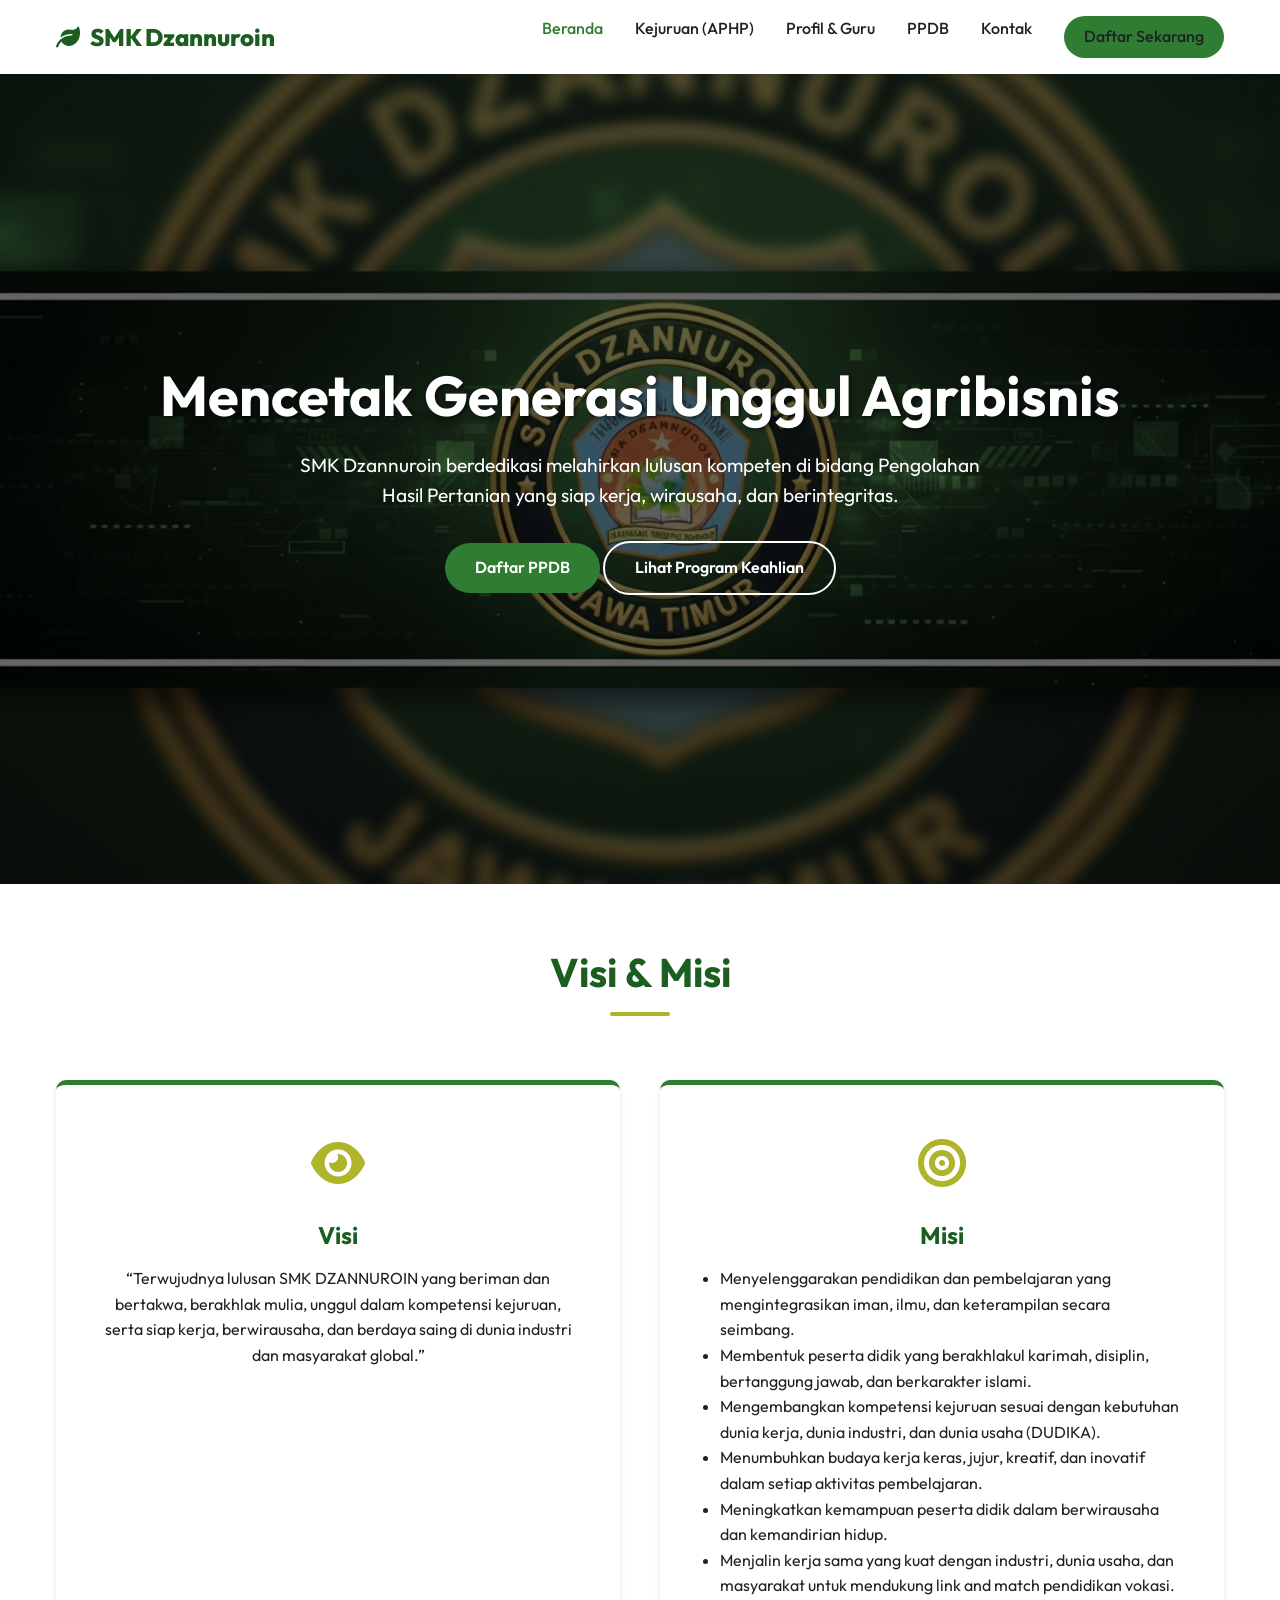
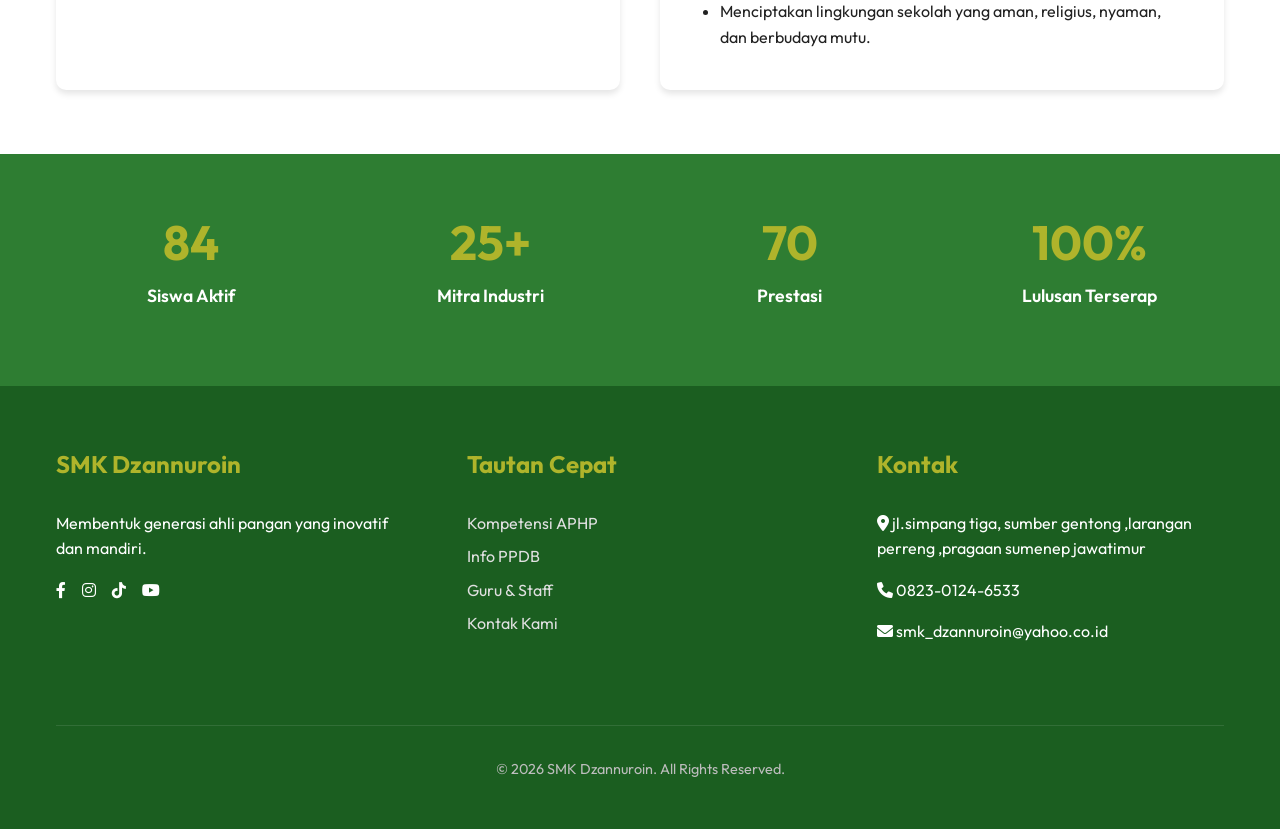
<file: index.html>
<!doctype html>
<html lang="id">


<head>
  <meta charset="UTF-8" />
  <meta name="viewport" content="width=device-width, initial-scale=1.0" />
  <meta name="google-site-verification" content="pQCScVtw70otPKKNikUpa6hmMzH4WnHS6eNB61OK60E" />
  <title>SMK DZANNUROIN</title>

  <link rel="stylesheet" href="css/style.css" />
  <!-- Google Fonts -->
  <link rel="preconnect" href="https://fonts.googleapis.com" />
  <link rel="preconnect" href="https://fonts.gstatic.com" crossorigin />
  <link href="https://fonts.googleapis.com/css2?family=Outfit:wght@300;400;600;700&display=swap" rel="stylesheet" />
  <!-- Font Awesome for Icons -->
  <link rel="stylesheet" href="https://cdnjs.cloudflare.com/ajax/libs/font-awesome/6.0.0/css/all.min.css" />
</head>

<body>
  <!-- Navigation -->
  <nav class="navbar">
    <div class="container nav-container">
      <a href="index.html" class="logo">
        <i class="fas fa-leaf"></i> SMK Dzannuroin
      </a>
      <div class="menu-toggle">
        <i class="fas fa-bars"></i>
      </div>
      <ul class="nav-links">
        <li><a href="index.html" class="active">Beranda</a></li>
        <li><a href="akademik.html">Kejuruan (APHP)</a></li>
        <li><a href="organisasi.html">Profil & Guru</a></li>
        <li><a href="ppdb.html">PPDB</a></li>
        <li><a href="kontak.html">Kontak</a></li>
        <li>
          <a href="ppdb.html" class="btn btn-primary" style="padding: 8px 20px">Daftar Sekarang</a>
        </li>
      </ul>
    </div>
  </nav>

  <script>
    const menuToggle = document.querySelector(".menu-toggle");
    const navLinks = document.querySelector(".nav-links");

    menuToggle.addEventListener("click", () => {
      navLinks.classList.toggle("active");
    });
  </script>

  <!-- Hero Section -->
  <header class="hero">
    <div class="container hero-content">
      <h1>Mencetak Generasi Unggul Agribisnis</h1>
      <p>
        SMK Dzannuroin berdedikasi melahirkan lulusan kompeten di bidang
        Pengolahan Hasil Pertanian yang siap kerja, wirausaha, dan
        berintegritas.
      </p>
      <div class="hero-buttons">
        <a href="ppdb.html" class="btn btn-primary">Daftar PPDB</a>
        <a href="akademik.html" class="btn btn-outline" style="border-color: #fff; color: #fff">Lihat Program
          Keahlian</a>
      </div>
    </div>
  </header>

  <!-- Vision & Mission -->
  <section class="section">
    <div class="container">
      <h2>Visi & Misi</h2>
      <div class="vision-mission">
        <div class="vm-box text-center">
          <div class="vm-icon"><i class="fas fa-eye"></i></div>
          <h3>Visi</h3>
          <p>
            “Terwujudnya lulusan SMK DZANNUROIN yang beriman dan bertakwa,
            berakhlak mulia, unggul dalam kompetensi kejuruan, serta siap
            kerja, berwirausaha, dan berdaya saing di dunia industri dan
            masyarakat global.”
          </p>
        </div>
        <div class="vm-box">
          <div class="vm-icon text-center">
            <i class="fas fa-bullseye"></i>
          </div>
          <h3 class="text-center">Misi</h3>
          <ul style="list-style-type: disc; padding-left: 20px">
            <li>
              Menyelenggarakan pendidikan dan pembelajaran yang
              mengintegrasikan iman, ilmu, dan keterampilan secara seimbang.
            </li>
            <li>
              Membentuk peserta didik yang berakhlakul karimah, disiplin,
              bertanggung jawab, dan berkarakter islami.
            </li>
            <li>
              Mengembangkan kompetensi kejuruan sesuai dengan kebutuhan dunia
              kerja, dunia industri, dan dunia usaha (DUDIKA).
            </li>
            <li>
              Menumbuhkan budaya kerja keras, jujur, kreatif, dan inovatif
              dalam setiap aktivitas pembelajaran.
            </li>
            <li>
              Meningkatkan kemampuan peserta didik dalam berwirausaha dan
              kemandirian hidup.
            </li>
            <li>
              Menjalin kerja sama yang kuat dengan industri, dunia usaha, dan
              masyarakat untuk mendukung link and match pendidikan vokasi.
            </li>
            <li>
              Menciptakan lingkungan sekolah yang aman, religius, nyaman, dan
              berbudaya mutu.
            </li>
          </ul>
        </div>
      </div>
    </div>
  </section>

  <!-- Quick Stats -->
  <section class="stats-section">
    <div class="container">
      <div class="stats-grid">
        <div class="stat-item">
          <h3>84</h3>
          <p>Siswa Aktif</p>
        </div>
        <div class="stat-item">
          <h3>25+</h3>
          <p>Mitra Industri</p>
        </div>
        <div class="stat-item">
          <h3>70</h3>
          <p>Prestasi</p>
        </div>
        <div class="stat-item">
          <h3>100%</h3>
          <p>Lulusan Terserap</p>
        </div>
      </div>
    </div>
  </section>

  <!-- Footer -->
  <footer>
    <div class="container">
      <div class="footer-content">
        <div class="footer-section">
          <h3>SMK Dzannuroin</h3>
          <p>Membentuk generasi ahli pangan yang inovatif dan mandiri.</p>
          <div class="social-links">
            <a href="#"><i class="fab fa-facebook-f"></i></a>
            <a href="#"><i class="fab fa-instagram"></i></a>
            <a href="#"><i class="fab fa-tiktok"></i></a>
            <a href="#"><i class="fab fa-youtube"></i></a>
          </div>
        </div>
        <div class="footer-section link-section">
          <h3>Tautan Cepat</h3>
          <div class="footer-links">
            <a href="akademik.html">Kompetensi APHP</a>
            <a href="ppdb.html">Info PPDB</a>
            <a href="organisasi.html">Guru & Staff</a>
            <a href="kontak.html">Kontak Kami</a>
          </div>
        </div>
        <div class="footer-section">
          <h3>Kontak</h3>
          <p>
            <i class="fas fa-map-marker-alt"></i> jl.simpang tiga, sumber
            gentong ,larangan perreng ,pragaan sumenep jawatimur
          </p>
          <p><i class="fas fa-phone"></i> 0823-0124-6533</p>
          <p><i class="fas fa-envelope"></i> smk_dzannuroin@yahoo.co.id</p>
        </div>
      </div>
      <div class="copyright">
        <p>&copy; 2026 SMK Dzannuroin. All Rights Reserved.</p>
      </div>
    </div>
  </footer>
</body>


</html>
</file>
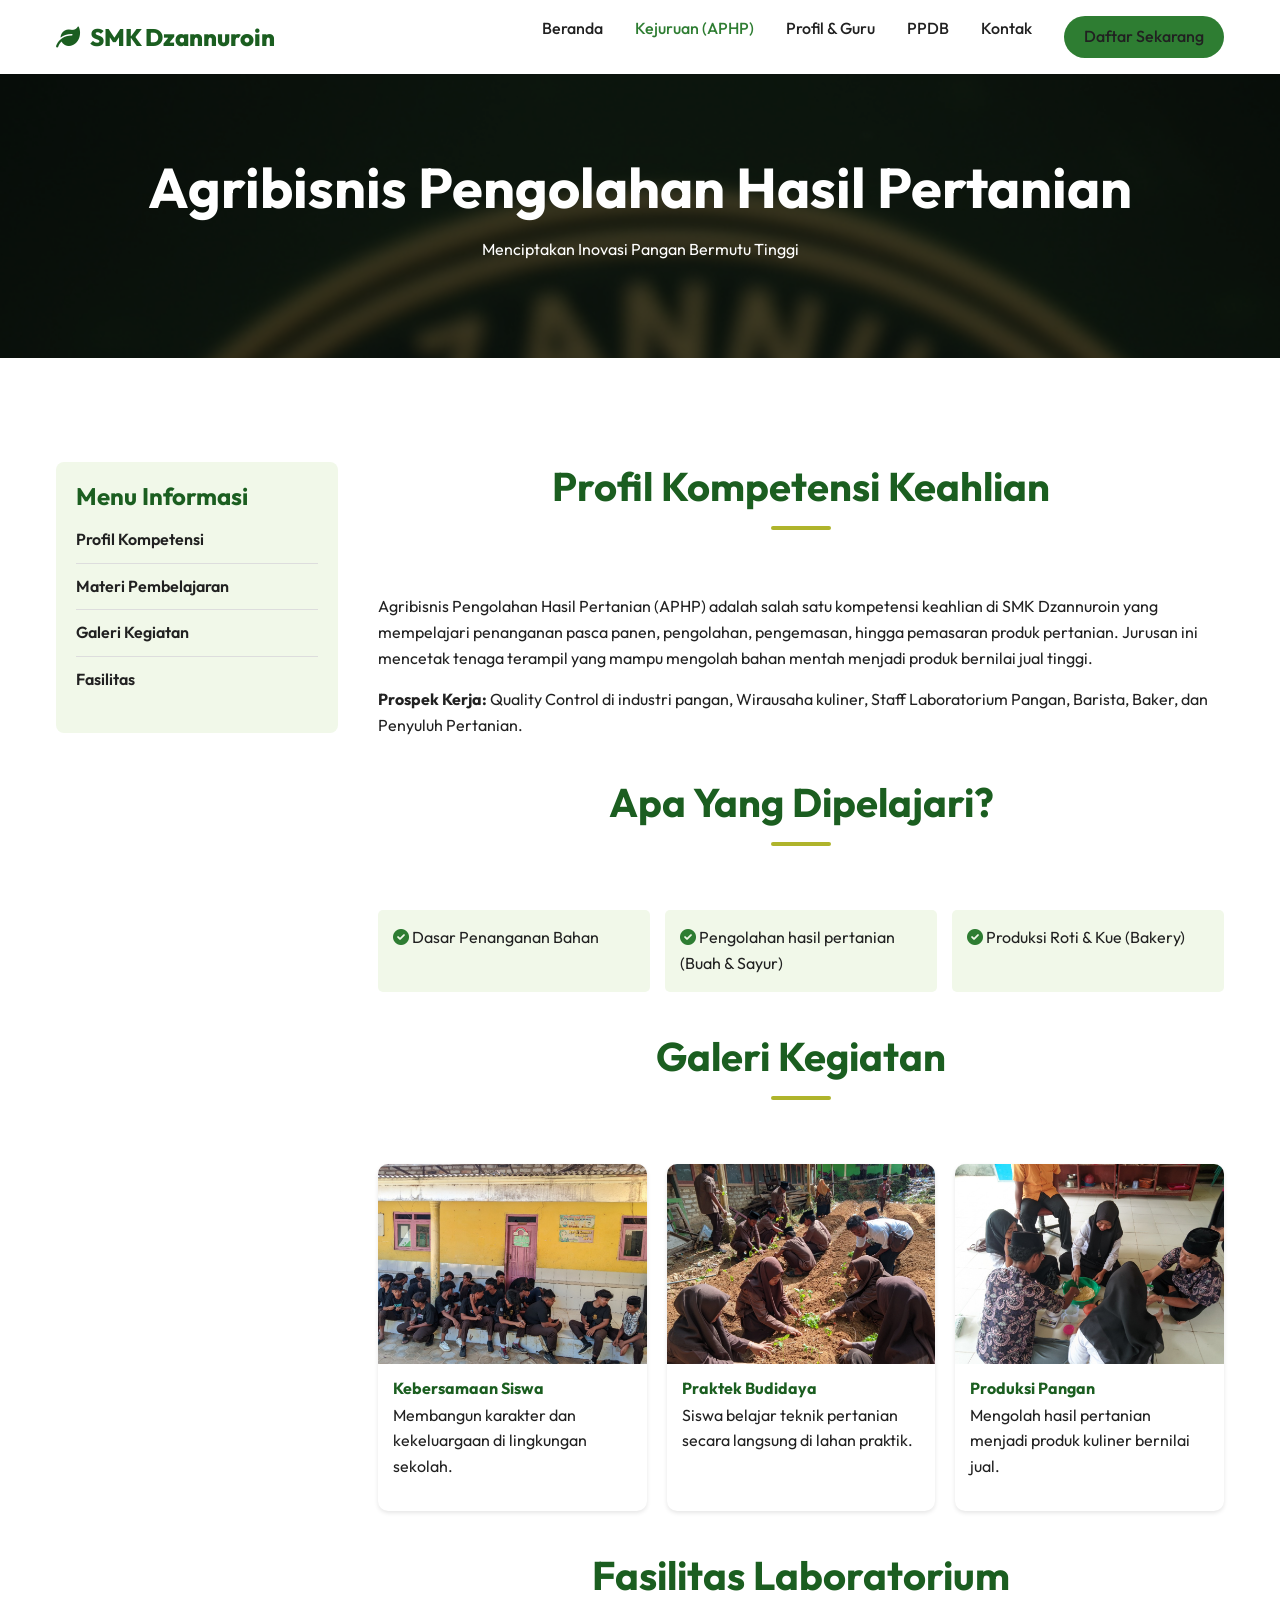
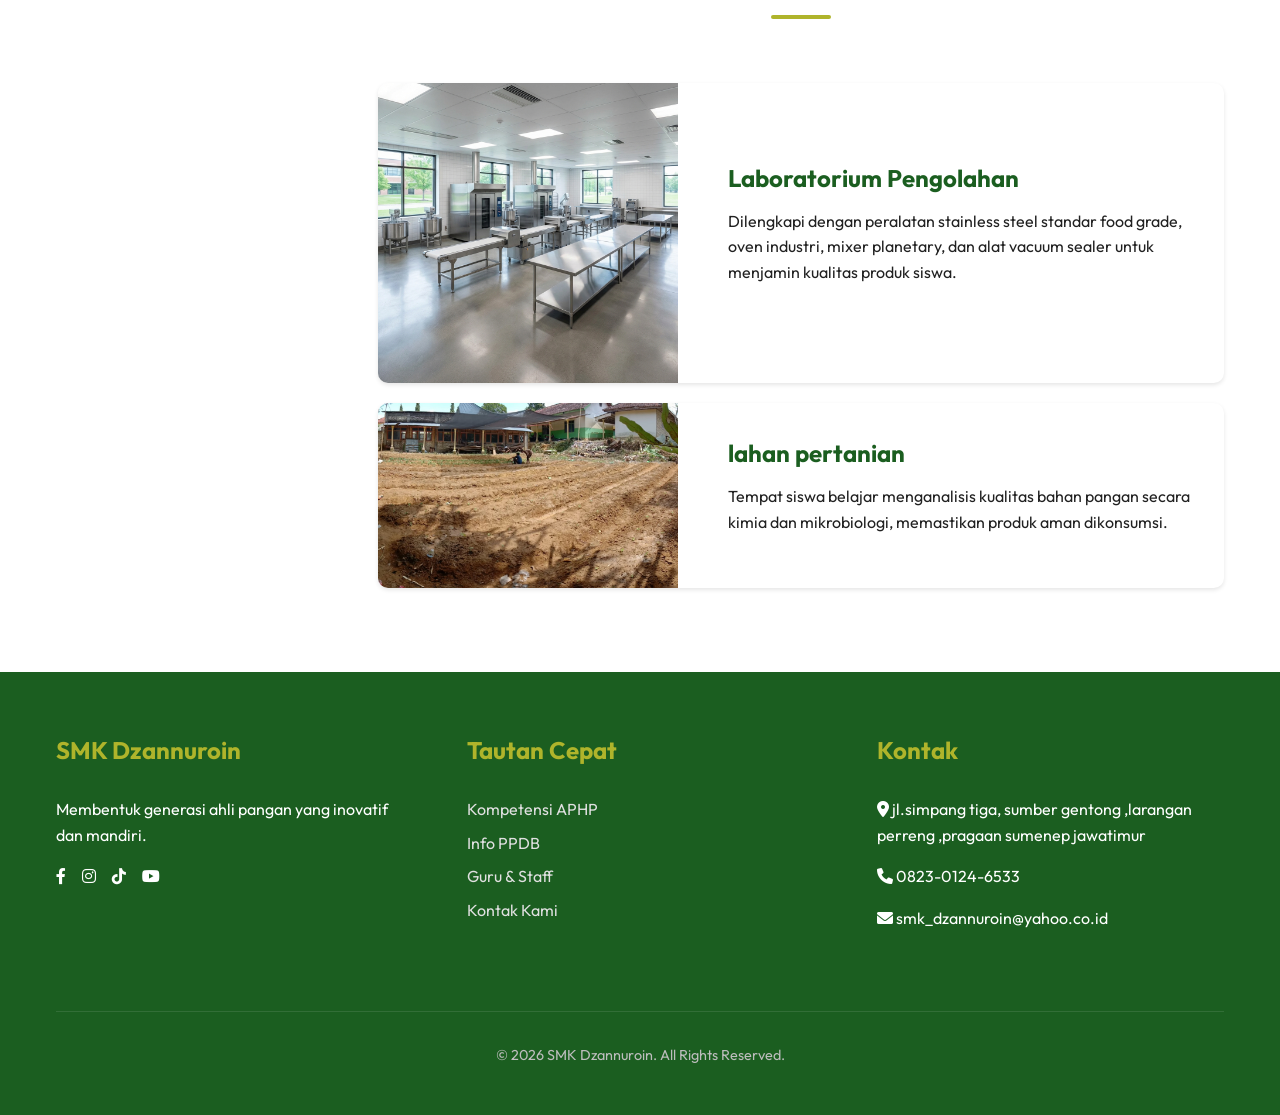
<file: akademik.html>
<!doctype html>
<html lang="id">

<head>
  <meta charset="UTF-8" />
  <meta name="viewport" content="width=device-width, initial-scale=1.0" />
  <title>SMK DZANNUROIN</title>
  <link rel="stylesheet" href="css/style.css" />
  <link href="https://fonts.googleapis.com/css2?family=Outfit:wght@300;400;600;700&display=swap" rel="stylesheet" />
  <link rel="stylesheet" href="https://cdnjs.cloudflare.com/ajax/libs/font-awesome/6.0.0/css/all.min.css" />
</head>

<body>
  <!-- Navigation -->
  <nav class="navbar">
    <div class="container nav-container">
      <a href="index.html" class="logo">
        <i class="fas fa-leaf"></i> SMK Dzannuroin
      </a>
      <div class="menu-toggle">
        <i class="fas fa-bars"></i>
      </div>
      <ul class="nav-links">
        <li><a href="index.html">Beranda</a></li>
        <li><a href="akademik.html" class="active">Kejuruan (APHP)</a></li>
        <li><a href="organisasi.html">Profil & Guru</a></li>
        <li><a href="ppdb.html">PPDB</a></li>
        <li><a href="kontak.html">Kontak</a></li>
        <li>
          <a href="ppdb.html" class="btn btn-primary" style="padding: 8px 20px">Daftar Sekarang</a>
        </li>
      </ul>
    </div>
  </nav>

  <script>
    const menuToggle = document.querySelector(".menu-toggle");
    const navLinks = document.querySelector(".nav-links");

    menuToggle.addEventListener("click", () => {
      navLinks.classList.toggle("active");
    });
  </script>

  <!-- Page Header -->
  <header class="page-header page-header-akademik">
    <div class="container">
      <h1 style="color: white;">Agribisnis Pengolahan Hasil Pertanian</h1>
      <p>Menciptakan Inovasi Pangan Bermutu Tinggi</p>
    </div>
  </header>

  <!-- Main Content -->
  <section class="section">
    <div class="container">
      <div class="content-grid">
        <!-- Sidebar -->
        <aside class="sidebar">
          <h3>Menu Informasi</h3>
          <ul>
            <li><a href="#profil">Profil Kompetensi</a></li>
            <li><a href="#materi">Materi Pembelajaran</a></li>
            <li><a href="#produk">Galeri Kegiatan</a></li>
            <li><a href="#fasilitas">Fasilitas</a></li>
          </ul>
        </aside>

        <!-- Main Content Area -->
        <div class="main-content">
          <div id="profil" style="margin-bottom: 40px">
            <h2>Profil Kompetensi Keahlian</h2>
            <p>
              Agribisnis Pengolahan Hasil Pertanian (APHP) adalah salah satu
              kompetensi keahlian di SMK Dzannuroin yang mempelajari
              penanganan pasca panen, pengolahan, pengemasan, hingga pemasaran
              produk pertanian. Jurusan ini mencetak tenaga terampil yang
              mampu mengolah bahan mentah menjadi produk bernilai jual tinggi.
            </p>
            <p>
              <strong>Prospek Kerja:</strong> Quality Control di industri
              pangan, Wirausaha kuliner, Staff Laboratorium Pangan, Barista,
              Baker, dan Penyuluh Pertanian.
            </p>
          </div>

          <div id="materi" style="margin-bottom: 40px">
            <h2>Apa Yang Dipelajari?</h2>
            <ul style="
                  list-style: none;
                  display: grid;
                  grid-template-columns: repeat(auto-fit, minmax(200px, 1fr));
                  gap: 15px;
                ">
              <li class="bg-light" style="padding: 15px; border-radius: 5px">
                <i class="fas fa-check-circle" style="color: var(--primary-color)"></i>
                Dasar Penanganan Bahan
              </li>
              <li class="bg-light" style="padding: 15px; border-radius: 5px">
                <i class="fas fa-check-circle" style="color: var(--primary-color)"></i>
                Pengolahan hasil pertanian (Buah & Sayur)
              </li>

              <li class="bg-light" style="padding: 15px; border-radius: 5px">
                <i class="fas fa-check-circle" style="color: var(--primary-color)"></i>
                Produksi Roti & Kue (Bakery)
              </li>


            </ul>
          </div>

          <div id="produk" style="margin-bottom: 40px">
            <h2>Galeri Kegiatan</h2>
            <div class="gallery-grid">
              <div class="gallery-item">
                <img src="images/activity-student-life.jpg" alt="Kebersamaan Siswa" />
                <div class="gallery-info">
                  <h4>Kebersamaan Siswa</h4>
                  <p>Membangun karakter dan kekeluargaan di lingkungan sekolah.</p>
                </div>
              </div>
              <div class="gallery-item">
                <img src="images/activity-farming.jpg" alt="Praktek Budidaya" />
                <div class="gallery-info">
                  <h4>Praktek Budidaya</h4>
                  <p>Siswa belajar teknik pertanian secara langsung di lahan praktik.</p>
                </div>
              </div>
              <div class="gallery-item">
                <img src="images/activity-cooking.jpg" alt="Pengolahan Pangan" />
                <div class="gallery-info">
                  <h4>Produksi Pangan</h4>
                  <p>Mengolah hasil pertanian menjadi produk kuliner bernilai jual.</p>
                </div>
              </div>
            </div>
          </div>

          <div id="fasilitas">
            <h2>Fasilitas Laboratorium</h2>
            <div class="facility-card">
              <div class="facility-img">
                <img src="images/lab-facility.webp" alt="Lab Pengolahan" />
              </div>
              <div class="facility-text">
                <h3>Laboratorium Pengolahan</h3>
                <p>
                  Dilengkapi dengan peralatan stainless steel standar food
                  grade, oven industri, mixer planetary, dan alat vacuum
                  sealer untuk menjamin kualitas produk siswa.
                </p>
              </div>
            </div>
            <div class="facility-card">
              <div class="facility-img">
                <img src="images/lahan_pertanian.jpg" alt="Lahan Pertanian" />
              </div>
              <div class="facility-text">
                <h3>lahan pertanian</h3>
                <p>
                  Tempat siswa belajar menganalisis kualitas bahan pangan
                  secara kimia dan mikrobiologi, memastikan produk aman
                  dikonsumsi.
                </p>
              </div>
            </div>
          </div>
        </div>
      </div>
    </div>
  </section>

  <!-- Footer -->
  <footer>
    <div class="container">
      <div class="footer-content">
        <div class="footer-section">
          <h3>SMK Dzannuroin</h3>
          <p>Membentuk generasi ahli pangan yang inovatif dan mandiri.</p>
          <div class="social-links">
            <a href="#"><i class="fab fa-facebook-f"></i></a>
            <a href="#"><i class="fab fa-instagram"></i></a>
            <a href="#"><i class="fab fa-tiktok"></i></a>
            <a href="#"><i class="fab fa-youtube"></i></a>
          </div>
        </div>
        <div class="footer-section link-section">
          <h3>Tautan Cepat</h3>
          <div class="footer-links">
            <a href="akademik.html">Kompetensi APHP</a>
            <a href="ppdb.html">Info PPDB</a>
            <a href="organisasi.html">Guru & Staff</a>
            <a href="kontak.html">Kontak Kami</a>
          </div>
        </div>
        <div class="footer-section">
          <h3>Kontak</h3>
          <p>
            <i class="fas fa-map-marker-alt"></i> jl.simpang tiga, sumber
            gentong ,larangan perreng ,pragaan sumenep jawatimur
          </p>
          <p><i class="fas fa-phone"></i> 0823-0124-6533</p>
          <p><i class="fas fa-envelope"></i> smk_dzannuroin@yahoo.co.id</p>
        </div>
      </div>
      <div class="copyright">
        <p>&copy; 2026 SMK Dzannuroin. All Rights Reserved.</p>
      </div>
    </div>
  </footer>
</body>

</html>
</file>
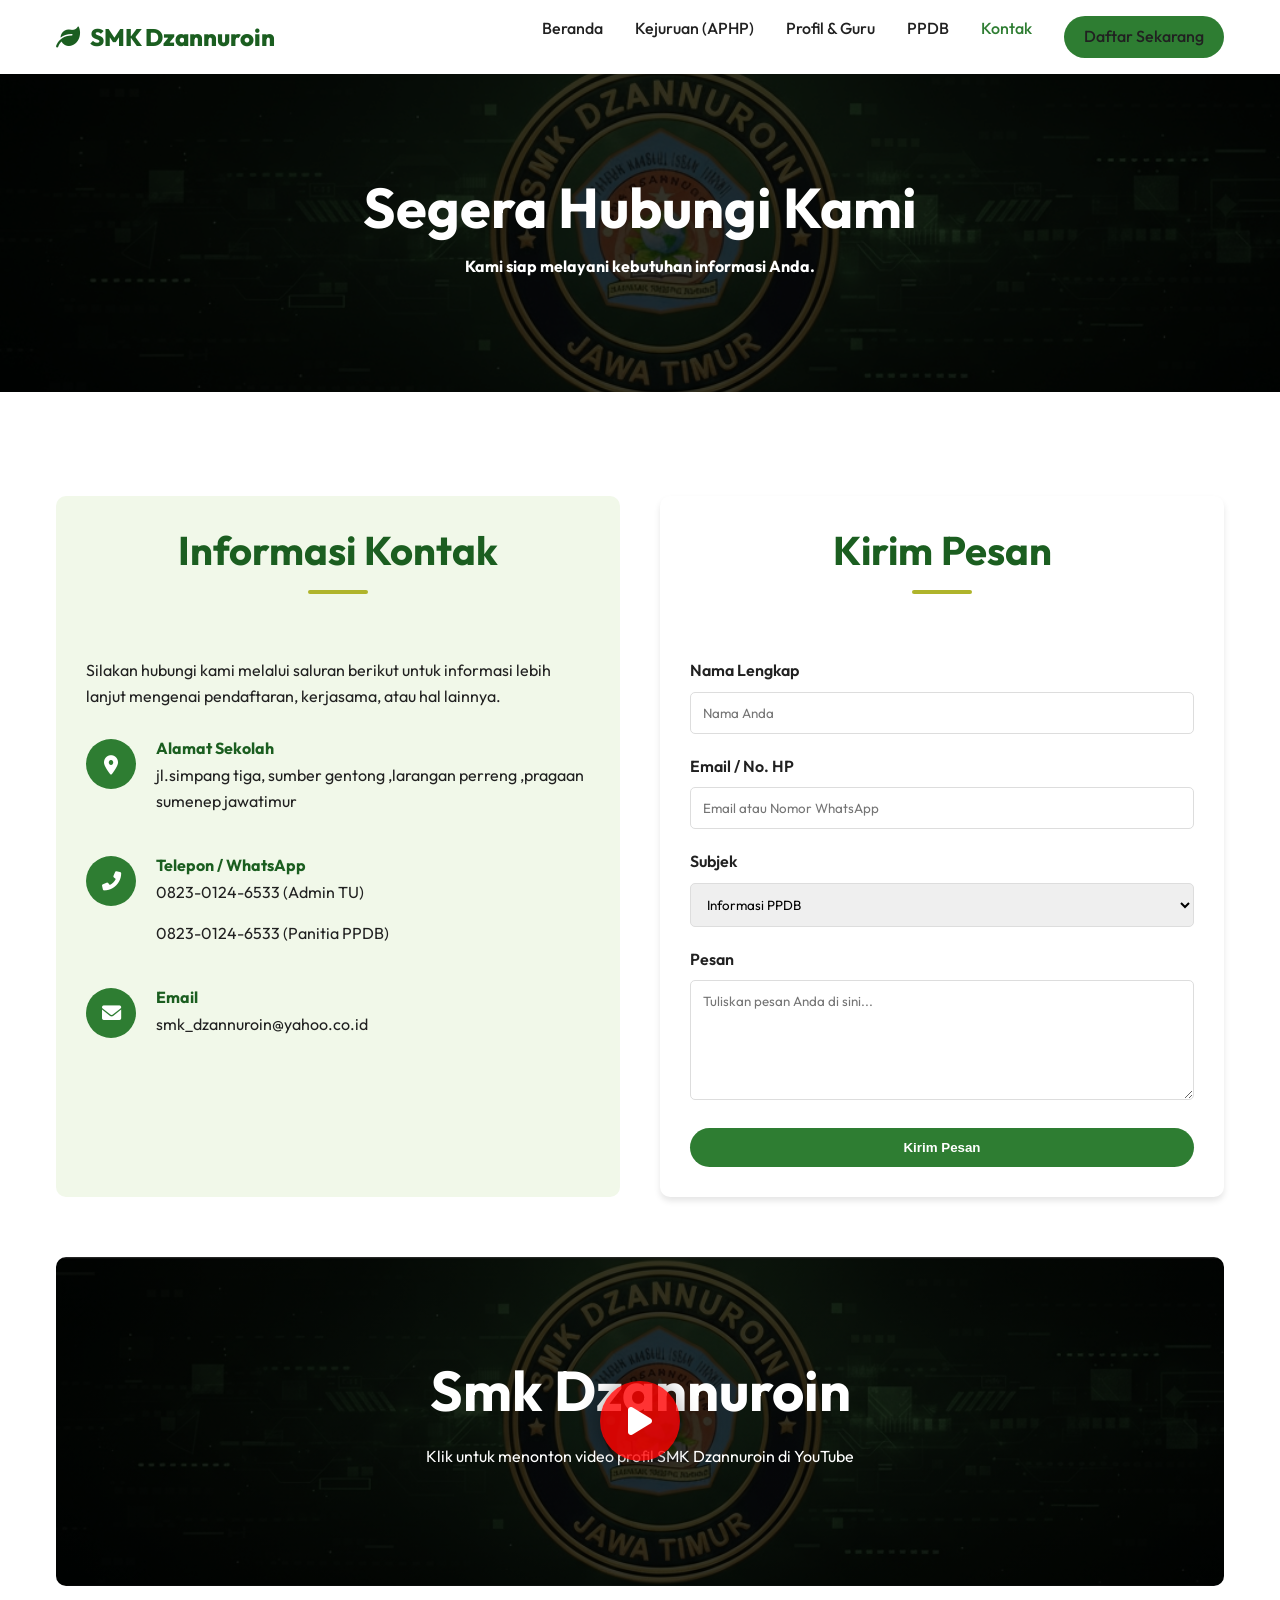
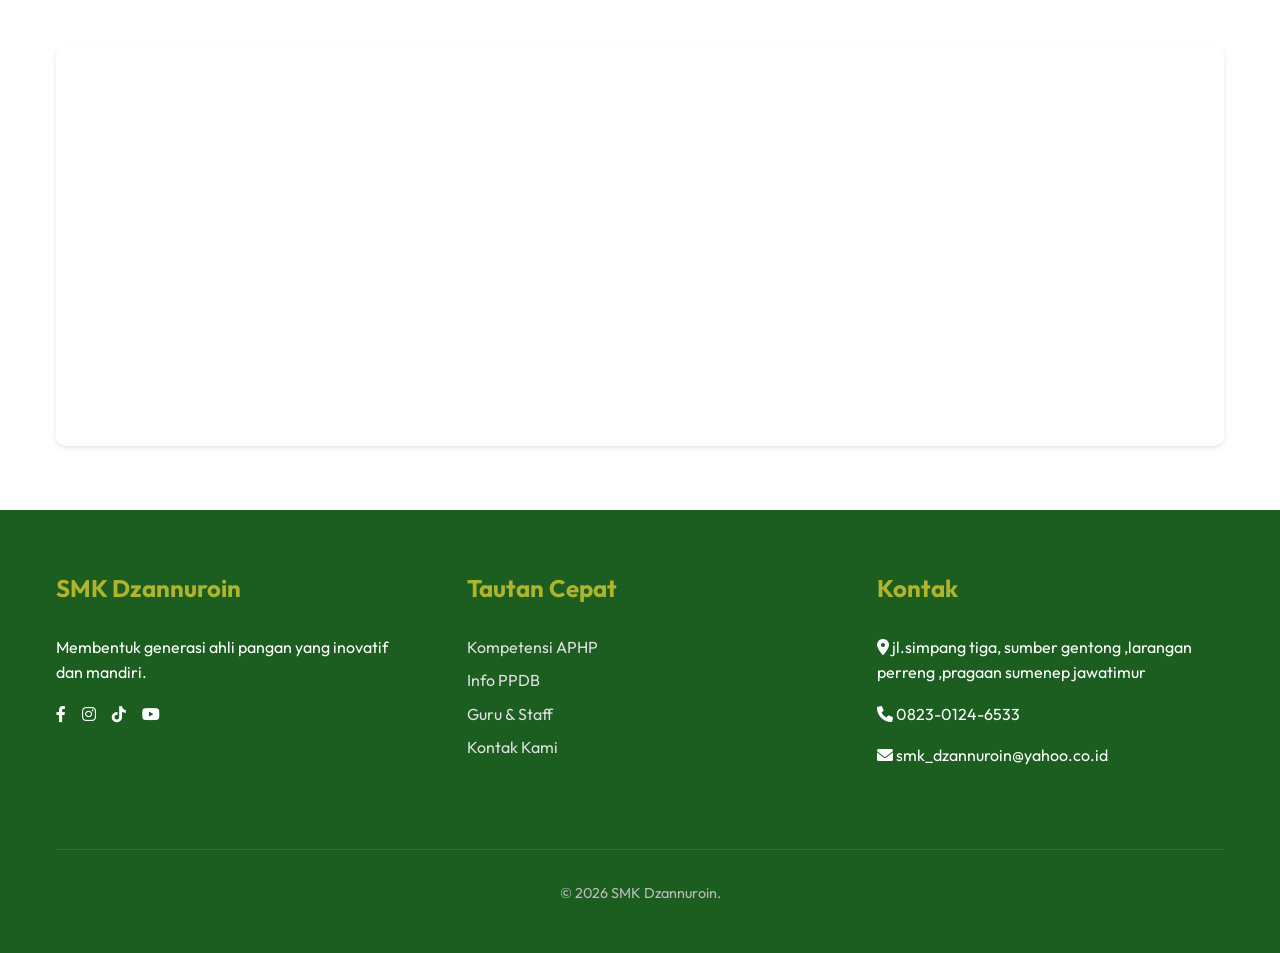
<file: kontak.html>
<!doctype html>
<html lang="id">

<head>
  <meta charset="UTF-8" />
  <meta name="viewport" content="width=device-width, initial-scale=1.0" />
  <title>SMK DZANNUROIN</title>
  <link rel="stylesheet" href="css/style.css" />
  <link href="https://fonts.googleapis.com/css2?family=Outfit:wght@300;400;600;700&display=swap" rel="stylesheet" />
  <link rel="stylesheet" href="https://cdnjs.cloudflare.com/ajax/libs/font-awesome/6.0.0/css/all.min.css" />
  <style>
    .page-header {
      background-image: linear-gradient(rgba(0, 0, 0, 0.8), rgba(0, 0, 0, 0.8)), url('images/hero-new.jpg');
      background-size: cover;
      background-position: right center;
      color: var(--white);
      padding: 100px 0;
      text-align: center;
      position: relative;
      transition: var(--transition);
    }

    .video-header-link {
      display: block;
      text-decoration: none;
    }

    .video-header-link:hover .page-header {
      transform: scale(1.01);
    }

    .video-header-link:hover .play-button {
      transform: translate(-50%, -50%) scale(1.1);
      background-color: #ff0000;
    }

    .play-button {
      position: absolute;
      top: 50%;
      left: 50%;
      transform: translate(-50%, -50%);
      width: 80px;
      height: 80px;
      background-color: rgba(255, 0, 0, 0.8);
      border-radius: 50%;
      display: flex;
      align-items: center;
      justify-content: center;
      font-size: 2rem;
      color: white;
      z-index: 2;
      transition: var(--transition);
      box-shadow: 0 0 20px rgba(0, 0, 0, 0.4);
    }

    .page-header h1,
    .page-header h4,
    .page-header p {
      color: var(--white);
    }

    .contact-grid {
      display: grid;
      grid-template-columns: 1fr 1fr;
      gap: 40px;
      margin-top: 40px;
    }

    .contact-info-card {
      background: var(--light-bg);
      padding: 30px;
      border-radius: 10px;
      height: 100%;
    }

    .contact-item {
      display: flex;
      margin-bottom: 25px;
    }

    .contact-icon {
      width: 50px;
      height: 50px;
      background: var(--primary-color);
      color: var(--white);
      border-radius: 50%;
      display: flex;
      align-items: center;
      justify-content: center;
      margin-right: 20px;
      font-size: 1.2rem;
      flex-shrink: 0;
    }

    .contact-text h4 {
      margin-bottom: 5px;
      color: var(--primary-dark);
    }

    .contact-form-card {
      background: var(--white);
      padding: 30px;
      border-radius: 10px;
      box-shadow: var(--shadow-md);
    }

    .form-group {
      margin-bottom: 20px;
    }

    .form-label {
      display: block;
      margin-bottom: 8px;
      font-weight: 600;
    }

    .form-control {
      width: 100%;
      padding: 12px;
      border: 1px solid #ddd;
      border-radius: 5px;
      font-family: inherit;
    }

    .form-control:focus {
      outline: none;
      border-color: var(--primary-color);
    }

    textarea.form-control {
      resize: vertical;
      min-height: 120px;
    }

    .map-section {
      height: 400px;
      width: 100%;
      margin-top: 60px;
      border-radius: 10px;
      overflow: hidden;
      box-shadow: var(--shadow-sm);
    }

    @media (max-width: 768px) {
      .contact-grid {
        grid-template-columns: 1fr;
      }
    }
  </style>
</head>

<body>
  <!-- Navigation -->
  <nav class="navbar">
    <div class="container nav-container">
      <a href="index.html" class="logo">
        <i class="fas fa-leaf"></i> SMK Dzannuroin
      </a>
      <div class="menu-toggle">
        <i class="fas fa-bars"></i>
      </div>
      <ul class="nav-links">
        <li><a href="index.html">Beranda</a></li>
        <li><a href="akademik.html">Kejuruan (APHP)</a></li>
        <li><a href="organisasi.html">Profil & Guru</a></li>
        <li><a href="ppdb.html">PPDB</a></li>
        <li><a href="kontak.html" class="active">Kontak</a></li>
        <li>
          <a href="ppdb.html" class="btn btn-primary" style="padding: 8px 20px">Daftar Sekarang</a>
        </li>
      </ul>
    </div>
  </nav>

  <script>
    const menuToggle = document.querySelector(".menu-toggle");
    const navLinks = document.querySelector(".nav-links");

    menuToggle.addEventListener("click", () => {
      navLinks.classList.toggle("active");
    });
  </script>

  <!-- Page Header -->
  <header class="page-header">
    <div class="container">
      <h1>Segera Hubungi Kami</h1>
      <h4>Kami siap melayani kebutuhan informasi Anda.</h4>
    </div>
  </header>

  <!-- Contact Content -->
  <section class="section">
    <div class="container">
      <div class="contact-grid">
        <!-- Contact Info -->
        <div class="contact-info-card">
          <h2>Informasi Kontak</h2>
          <p style="margin-bottom: 30px">
            Silakan hubungi kami melalui saluran berikut untuk informasi lebih
            lanjut mengenai pendaftaran, kerjasama, atau hal lainnya.
          </p>

          <div class="contact-item">
            <div class="contact-icon">
              <i class="fas fa-map-marker-alt"></i>
            </div>
            <div class="contact-text">
              <h4>Alamat Sekolah</h4>
              <p>
                jl.simpang tiga, sumber gentong ,larangan perreng ,pragaan
                sumenep jawatimur
              </p>
            </div>
          </div>

          <div class="contact-item">
            <div class="contact-icon"><i class="fas fa-phone-alt"></i></div>
            <div class="contact-text">
              <h4>Telepon / WhatsApp</h4>
              <p>0823-0124-6533 (Admin TU)</p>
              <p>0823-0124-6533 (Panitia PPDB)</p>
            </div>
          </div>

          <div class="contact-item">
            <div class="contact-icon"><i class="fas fa-envelope"></i></div>
            <div class="contact-text">
              <h4>Email</h4>
              <p>smk_dzannuroin@yahoo.co.id</p>
            </div>
          </div>
        </div>

        <!-- Contact Form -->
        <div class="contact-form-card">
          <h2>Kirim Pesan</h2>
          <form action="https://formsubmit.co/ smk_dzannuroin@yahoo.co.id" method="POST">
            <!-- Configuration for Formsubmit -->
            <input type="hidden" name="_subject" value="Pesan Baru dari Website SMK Dzannuroin" />
            <input type="hidden" name="_captcha" value="false" />
            <input type="hidden" name="_template" value="table" />
            <input type="hidden" name="_next" value="http://smkdzannuroin.sch.id/kontak.html" />

            <div class="form-group">
              <label class="form-label">Nama Lengkap</label>
              <input type="text" name="name" class="form-control" placeholder="Nama Anda" required />
            </div>
            <div class="form-group">
              <label class="form-label">Email / No. HP</label>
              <input type="text" name="contact" class="form-control" placeholder="Email atau Nomor WhatsApp" required />
            </div>
            <div class="form-group">
              <label class="form-label">Subjek</label>
              <select name="topic" class="form-control">
                <option>Informasi PPDB</option>
                <option>Kerjasama Industri</option>
                <option>Keluhan / Saran</option>
                <option>Lainnya</option>
              </select>
            </div>
            <div class="form-group">
              <label class="form-label">Pesan</label>
              <textarea name="message" class="form-control" placeholder="Tuliskan pesan Anda di sini..."
                required></textarea>
            </div>
            <button type="submit" class="btn btn-primary" style="width: 100%">
              Kirim Pesan
            </button>
          </form>
        </div>
      </div>

      <!-- Video Section -->
      <a href="https://www.youtube.com/watch?v=Qve8tYgR8YM" class="video-header-link"
        style="margin-top: 60px;">
        <header class="page-header video-header" style="border-radius: 10px; overflow: hidden;">
          <div class="container">
            <div class="play-button">
              <i class="fas fa-play"></i>
            </div>
            <h1>Smk Dzannuroin</h1>
            <p style="margin-top: 20px;">Klik untuk menonton video profil SMK Dzannuroin di YouTube</p>
          </div>
        </header>
      </a>

      <!-- Google Map -->
      <div class="map-section">
        <!-- Embedding a placeholder map centered on Indonesia for now -->
        <iframe src="https://maps.google.com/maps?q=-7.0897,113.6242&hl=id&z=15&output=embed" width="100%" height="100%"
          style="border: 0" allowfullscreen="" loading="lazy"></iframe>
      </div>
    </div>
  </section>

  <!-- Footer -->
  <footer>
    <div class="container">
      <div class="footer-content">
        <div class="footer-section">
          <h3>SMK Dzannuroin</h3>
          <p>Membentuk generasi ahli pangan yang inovatif dan mandiri.</p>
          <div class="social-links">
            <a href="#"><i class="fab fa-facebook-f"></i></a>
            <a href="#"><i class="fab fa-instagram"></i></a>
            <a href="#"><i class="fab fa-tiktok"></i></a>
            <a href="#"><i class="fab fa-youtube"></i></a>
          </div>
        </div>
        <div class="footer-section link-section">
          <h3>Tautan Cepat</h3>
          <div class="footer-links">
            <a href="akademik.html">Kompetensi APHP</a>
            <a href="ppdb.html">Info PPDB</a>
            <a href="organisasi.html">Guru & Staff</a>
            <a href="kontak.html">Kontak Kami</a>
          </div>
        </div>
        <div class="footer-section">
          <h3>Kontak</h3>
          <p>
            <i class="fas fa-map-marker-alt"></i> jl.simpang tiga, sumber
            gentong ,larangan perreng ,pragaan sumenep jawatimur
          </p>
          <p><i class="fas fa-phone"></i> 0823-0124-6533</p>
          <p><i class="fas fa-envelope"></i> smk_dzannuroin@yahoo.co.id</p>
        </div>
      </div>
      <div class="copyright">
        <p>&copy; 2026 SMK Dzannuroin. </p>
      </div>
    </div>
  </footer>
</body>


</html>
</file>
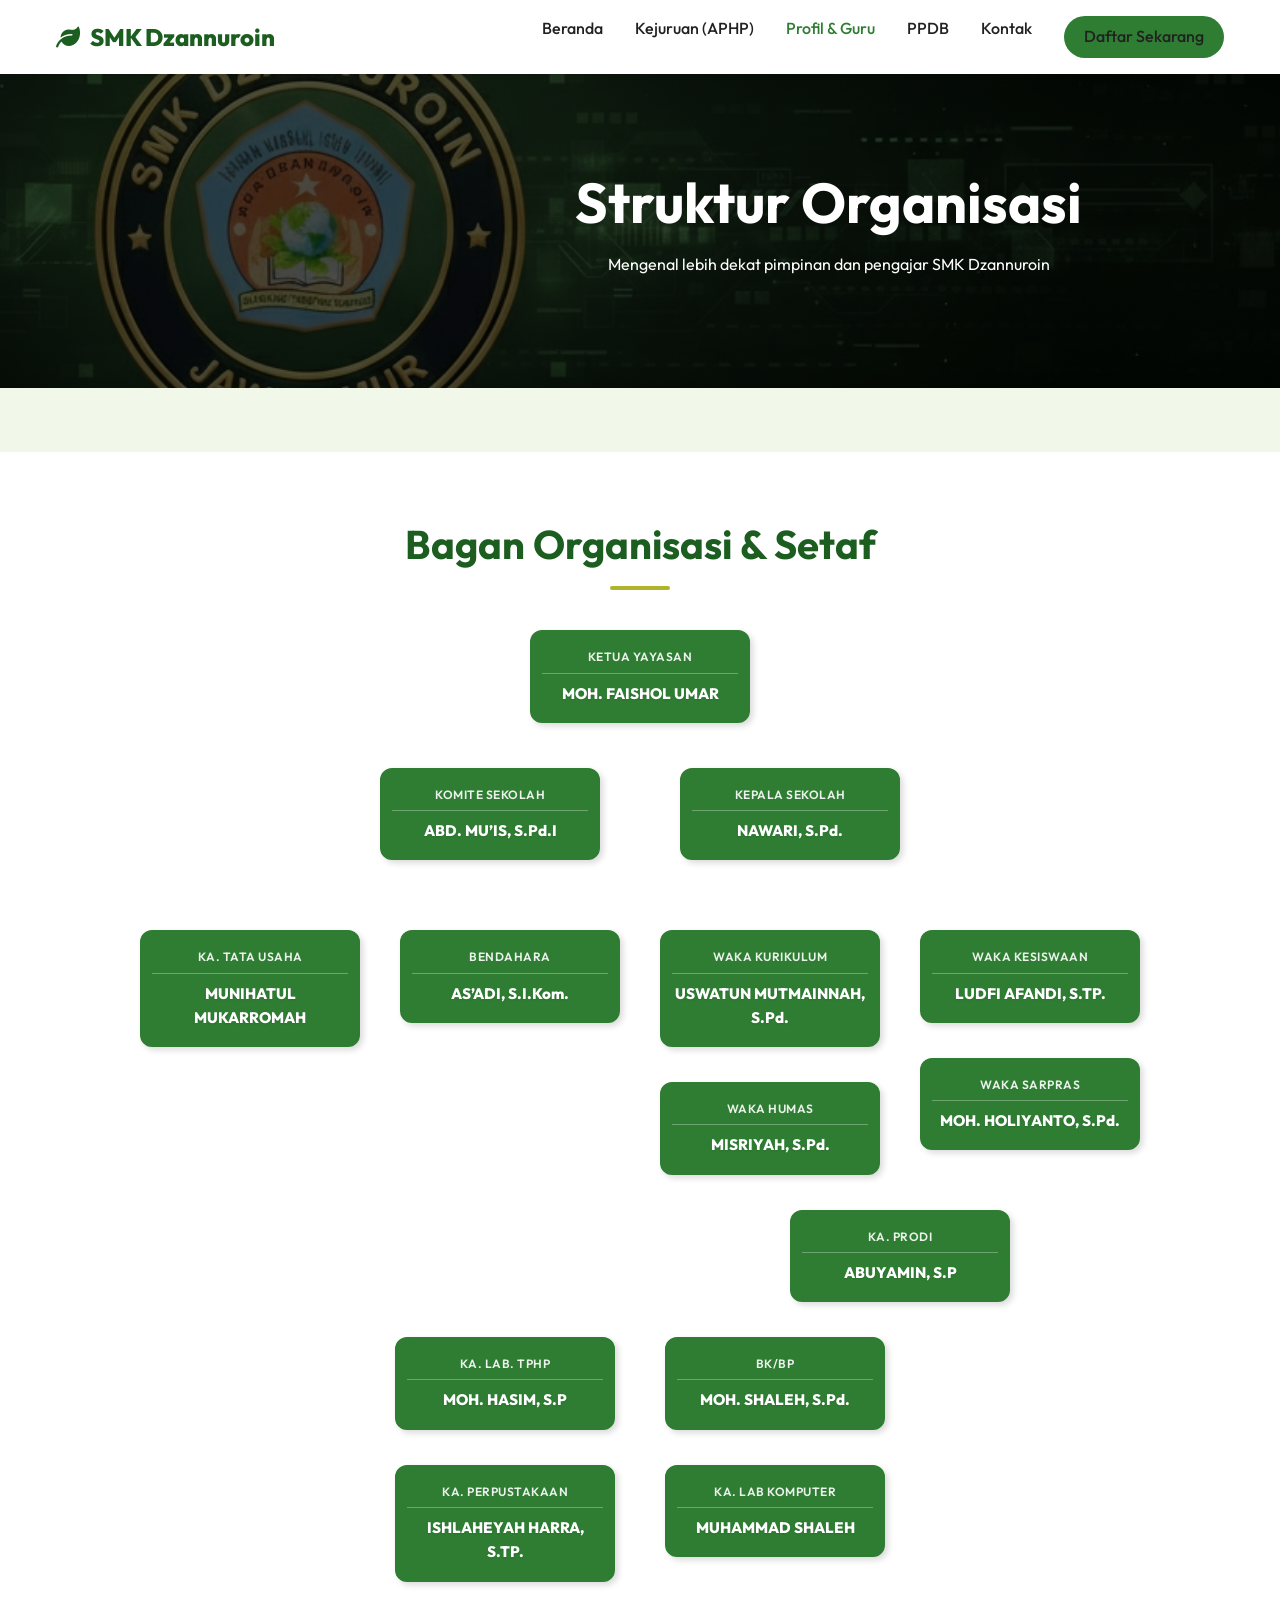
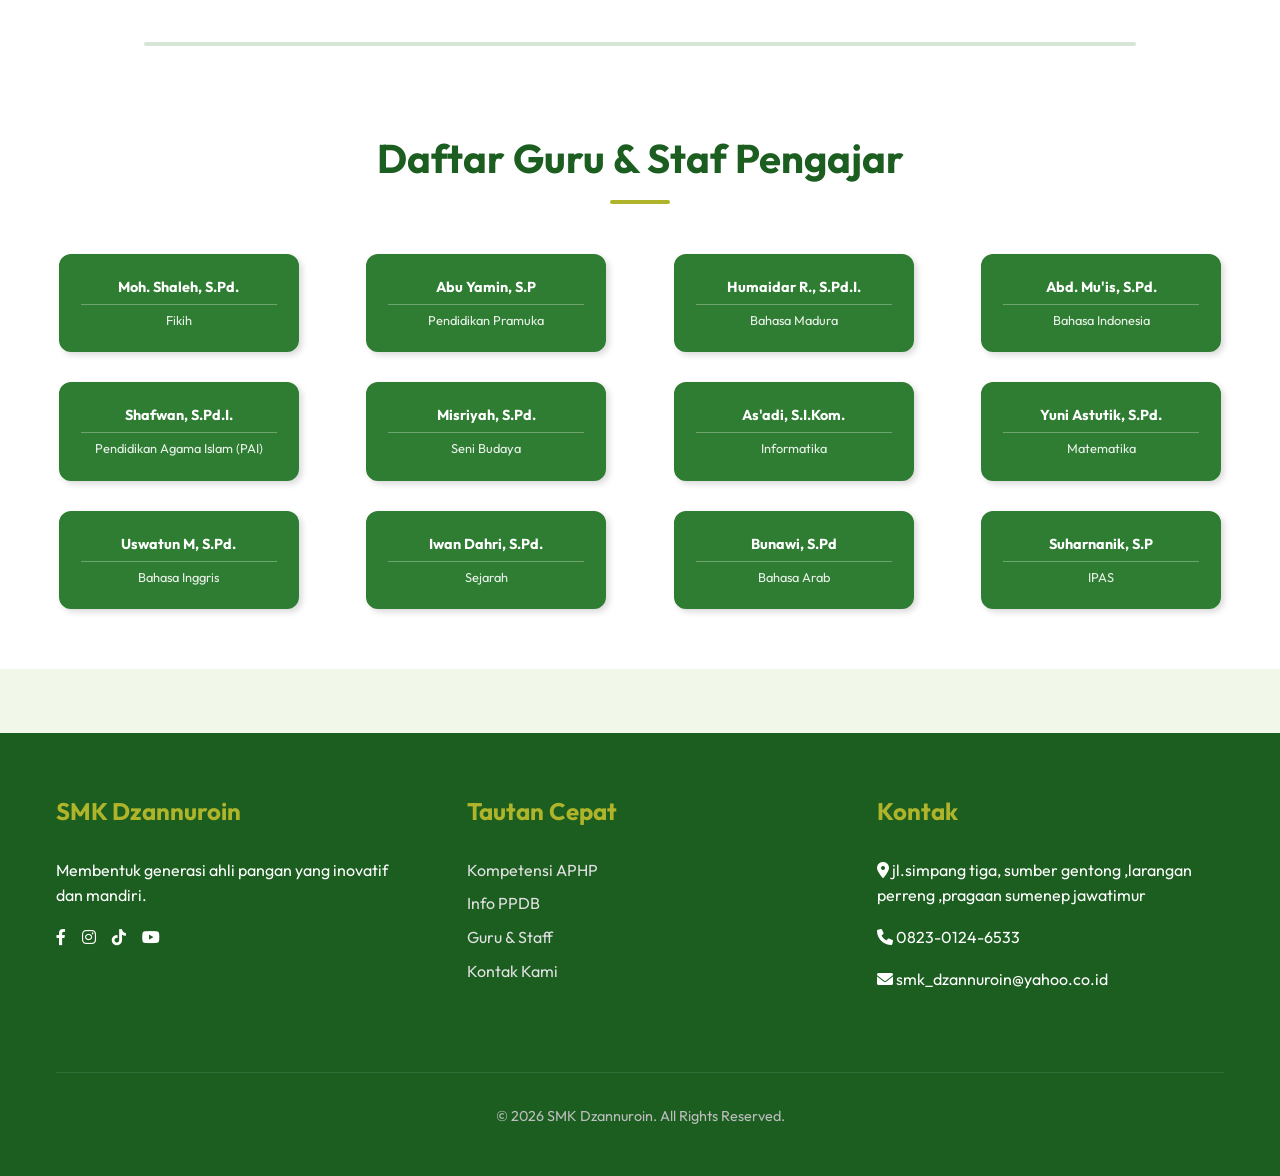
<file: organisasi.html>
<!doctype html>
<html lang="id">

<head>
  <meta charset="UTF-8" />
  <meta name="viewport" content="width=device-width, initial-scale=1.0" />
  <title>SMK DZANNUROIN</title>
  <link rel="stylesheet" href="css/style.css" />
  <link href="https://fonts.googleapis.com/css2?family=Outfit:wght@300;400;600;700&display=swap" rel="stylesheet" />
  <link rel="stylesheet" href="https://cdnjs.cloudflare.com/ajax/libs/font-awesome/6.0.0/css/all.min.css" />
  <style>
    :root {
      /* Green Template Variables */
      --line-color: transparent;
      /* Lines HIDDEN as requested */
      --line-width: 2px;

      /* The Muted Forest Green -> Synced with Site Primary */
      --node-bg: var(--primary-color);
      --node-text: var(--white);
      --node-border: var(--primary-color);

      --col-gap: 40px;
    }

    body {
      font-family: 'Outfit', sans-serif;
    }

    .page-header {
      background-image:
        linear-gradient(rgba(0, 0, 0, 0.7), rgba(0, 0, 0, 0.7)),
        url("images/profil-header-final.jpg");
      background-size: 125%;
      background-position: left center;
      background-repeat: no-repeat;
      background-color: #011607;
      color: var(--white);
      padding: 95px 0;
      text-align: center;
    }

    .page-header h1 {
      color: var(--white);
    }

    .page-header .container {
      margin-left: 10cm;
      /* Shifted further to the right as requested */
    }

    /* Container */
    .org-chart-container {
      background: #fff;
      padding: 60px 20px;
      overflow-x: auto;
      text-align: center;
      min-width: 1200px;
      display: flex;
      flex-direction: column;
      align-items: center;
    }

    /* Responsive Styles */
    @media (max-width: 1200px) {
      .org-chart-container {
        min-width: auto;
        overflow-x: hidden;
      }
    }

    @media (max-width: 768px) {
      .page-header {
        padding: 60px 0;
        background-size: cover;
        background-position: center;
      }

      .page-header .container {
        margin-left: 0;
        text-align: center;
      }

      .org-chart-container {
        padding: 40px 15px;
      }

      .level-2,
      .bus-wrapper,
      .waka-row,
      .level-4-container {
        flex-direction: column;
        gap: 20px;
      }

      .node-box {
        width: 100%;
        max-width: 280px;
      }

      .chart-title-box,
      .teacher-section-title {
        font-size: 1.8rem;
      }

      .waka-prodi-group {
        gap: 20px;
      }

      .separator-line {
        margin: 40px auto 20px auto;
      }
    }

    /* Custom Header */
    /* Custom Header - Matching H2 Style */
    .chart-title-box {
      background-color: transparent;
      color: var(--primary-dark);
      padding: 0;
      border-radius: 0;
      font-size: 2.5rem;
      /* Match H2 */
      font-weight: 700;
      /* Match H2 */
      text-transform: capitalize;
      /* "Kejuruan APHP" style */
      margin-bottom: 40px;
      display: block;
      text-align: center;
      box-shadow: none;
      border-bottom: none;
      position: relative;
    }

    .chart-title-box::after {
      content: "";
      display: block;
      width: 60px;
      height: 4px;
      background: var(--secondary-color);
      margin: 10px auto 0;
      border-radius: 2px;
    }

    .chart-tree {
      display: flex;
      flex-direction: column;
      align-items: center;
      position: relative;
    }

    /* Node Style - Filled Box */
    .node-box {
      border: 2px solid var(--node-border);
      padding: 15px 10px;
      background: var(--node-bg);
      width: 220px;
      position: relative;
      z-index: 5;
      box-shadow: 3px 3px 6px rgba(0, 0, 0, 0.15);
      border-radius: 12px;
      transition: transform 0.2s;
    }

    .node-box:hover {
      transform: translateY(-2px);
    }

    .node-box strong {
      display: block;
      font-size: 0.75rem;
      font-weight: 600;
      color: rgba(255, 255, 255, 0.9);
      text-transform: uppercase;
      border-bottom: 1px solid rgba(255, 255, 255, 0.3);
      margin-bottom: 8px;
      padding-bottom: 6px;
      letter-spacing: 0.5px;
      background-color: transparent;
      padding-left: 0;
      padding-right: 0;
      border-radius: 0;
      box-shadow: none;
    }

    .node-box span {
      display: block;
      font-size: 0.95rem;
      color: var(--white);
      font-weight: 800;
      text-shadow: 0 1px 2px rgba(0, 0, 0, 0.1);
      background: transparent;
      padding: 0;
      border-radius: 0;
      border: none;
      box-shadow: none;
    }

    /* HIDDEN LINES UTILITIES */
    .level-1 {
      display: flex;
      justify-content: center;
      margin-bottom: 45px;
      position: relative;
    }

    .level-1::after {
      display: none;
    }

    .level-2 {
      display: flex;
      justify-content: center;
      align-items: center;
      gap: 80px;
      position: relative;
      margin-bottom: 45px;
    }

    .ks-wrapper {
      position: relative;
    }

    .komite-connector {
      display: none;
    }

    .ks-down-line {
      display: none;
    }

    .level-3-container {
      display: flex;
      justify-content: center;
      position: relative;
      padding-top: 25px;
    }

    .bus-wrapper {
      position: relative;
      display: flex;
      align-items: flex-start;
      /* Align top */
      gap: 40px;
      /* Increased gap for tidiness */
    }

    .level-3-bus-line {
      display: none;
    }

    /* Columns */
    .col {
      display: flex;
      flex-direction: column;
      align-items: center;
      position: relative;
    }

    .col::before {
      display: none;
    }

    /* Stacked Waka Nodes */
    .waka-stack {
      display: flex;
      flex-direction: column;
      gap: 35px;
      width: 100%;
      align-items: center;
    }

    .stack-line {
      display: none;
    }

    /* Specific Group for Wakas + Prose that puts Prodi below */
    .waka-prodi-group {
      display: flex;
      flex-direction: column;
      align-items: center;
      gap: 35px;
      /* Vertical Gap between Wakas and Prodi */
    }

    .waka-row {
      display: flex;
      gap: 40px;
    }

    .spine-container {
      display: none;
    }

    .spine-line {
      display: none;
    }

    /* LEVEL 4 BUS */
    /* Adjust spacing */
    .level-4-container {
      margin-top: 35px;
      position: relative;
      display: flex;
      justify-content: center;
      gap: 50px;
      padding-top: 0;
    }

    .level-4-bus-line {
      display: none;
    }


    .l4-col::before {
      display: none;
    }

    /* Teacher Directory Styles */
    /* Teacher Directory Styles */
    .teacher-section-title {
      margin-top: 60px;
      margin-bottom: 30px;
      background-color: transparent;
      color: var(--primary-dark);
      padding: 0;
      border-radius: 0;
      font-size: 2.5rem;
      /* Match H2 */
      font-weight: 700;
      /* Match H2 */
      text-transform: capitalize;
      display: block;
      text-align: center;
      box-shadow: none;
      border-bottom: none;
      position: relative;
    }

    .teacher-section-title::after {
      content: "";
      display: block;
      width: 60px;
      height: 4px;
      background: var(--secondary-color);
      margin: 10px auto 0;
      border-radius: 2px;
    }

    .teacher-grid {
      display: grid;
      grid-template-columns: repeat(auto-fit, minmax(220px, 1fr));
      gap: 30px;
      width: 100%;
      max-width: 1200px;
      /* Wider to fit more items */
      margin-top: 20px;
      justify-items: center;
    }

    .teacher-card {
      background: var(--node-bg);
      padding: 20px;
      border-radius: 12px;
      box-shadow: 3px 3px 6px rgba(0, 0, 0, 0.15);
      border: 2px solid var(--node-border);
      width: 100%;
      max-width: 240px;
      transition: transform 0.2s;
      text-align: center;
      display: flex;
      flex-direction: column;
      align-items: center;
      justify-content: center;
    }

    .teacher-card:hover {
      transform: translateY(-5px);
    }

    .teacher-card strong {
      display: block;
      font-size: 0.9rem;
      color: var(--white);
      margin-bottom: 5px;
      font-weight: 700;
      background: transparent;
      padding: 0;
      order: 0;
      border: none;
      box-shadow: none;
      width: auto;
    }

    .teacher-card span {
      /* ROLE */
      background: var(--node-bg);
      /* Ensuring it uses var for consistency if I missed it, but sticking to existing revert logic. Wait, the revert logic for teacher-card span was handled. I should just add the separator CSS. */
      display: block;
      font-size: 0.8rem;
      color: rgba(255, 255, 255, 0.9);
      font-weight: 400;
      border-top: 1px solid rgba(255, 255, 255, 0.3);
      padding-top: 5px;
      width: 100%;
      background: transparent;
      padding-bottom: 0;
      margin-bottom: 0;
      order: 0;
      border-radius: 0;
    }

    .separator-line {
      width: 80%;
      height: 4px;
      background-color: var(--primary-color);
      margin: 60px auto 20px auto;
      opacity: 0.2;
      border-radius: 4px;
    }
  </style>
</head>

<body>
  <!-- Navigation -->
  <nav class="navbar">
    <div class="container nav-container">
      <a href="index.html" class="logo">
        <i class="fas fa-leaf"></i> SMK Dzannuroin
      </a>
      <div class="menu-toggle">
        <i class="fas fa-bars"></i>
      </div>
      <ul class="nav-links">
        <li><a href="index.html">Beranda</a></li>
        <li><a href="akademik.html">Kejuruan (APHP)</a></li>
        <li><a href="organisasi.html" class="active">Profil & Guru</a></li>
        <li><a href="ppdb.html">PPDB</a></li>
        <li><a href="kontak.html">Kontak</a></li>
        <li>
          <a href="ppdb.html" class="btn btn-primary" style="padding: 8px 20px">Daftar Sekarang</a>
        </li>
      </ul>
    </div>
  </nav>

  <script>
    const menuToggle = document.querySelector(".menu-toggle");
    const navLinks = document.querySelector(".nav-links");

    menuToggle.addEventListener("click", () => {
      navLinks.classList.toggle("active");
    });
  </script>

  <!-- Page Header -->
  <header class="page-header">
    <div class="container">
      <h1>Struktur Organisasi</h1>
      <p>Mengenal lebih dekat pimpinan dan pengajar SMK Dzannuroin</p>
    </div>
  </header>

  <!-- Org Chart Section -->
  <section class="section bg-light">

    <div class="org-chart-container">

      <!-- Chart Title -->
      <div class="chart-title-box">
        bagan organisasi & setaf
      </div>

      <div class="chart-tree">

        <!-- ROW 1 -->
        <div class="level-1">
          <div class="node-box">
            <strong>KETUA YAYASAN</strong>
            <span>MOH. FAISHOL UMAR</span>
          </div>
        </div>

        <!-- ROW 2 -->
        <div class="level-2">
          <div class="node-box">
            <strong>KOMITE SEKOLAH</strong>
            <span>ABD. MU’IS, S.Pd.I</span>
          </div>

          <div class="ks-wrapper">
            <div class="node-box">
              <strong>KEPALA SEKOLAH</strong>
              <span>NAWARI, S.Pd.</span>
            </div>
          </div>
        </div>

        <!-- ROW 3 -->
        <div class="level-3-container">

          <div class="bus-wrapper">

            <!-- Col 1: TU -->
            <div class="col">
              <div class="node-box">
                <strong>Ka. TATA USAHA</strong>
                <span>MUNIHATUL MUKARROMAH</span>
              </div>
            </div>

            <!-- Col 2: BENDAHARA -->
            <div class="col">
              <div class="node-box">
                <strong>BENDAHARA</strong>
                <span>AS’ADI, S.I.Kom.</span>
              </div>
            </div>

            <!-- Col 3: WAKA GROUP + PRODI -->
            <div class="waka-prodi-group">
              <!-- Waka Row -->
              <div class="waka-row">
                <!-- Waka Stack 1 -->
                <div class="waka-stack">
                  <div class="node-box">
                    <strong>WAKA KURIKULUM</strong>
                    <span>USWATUN MUTMAINNAH, S.Pd.</span>
                  </div>
                  <div class="node-box">
                    <strong>WAKA HUMAS</strong>
                    <span>MISRIYAH, S.Pd.</span>
                  </div>
                </div>
                <!-- Waka Stack 2 -->
                <div class="waka-stack">
                  <div class="node-box">
                    <strong>WAKA KESISWAAN</strong>
                    <span>LUDFI AFANDI, S.TP.</span>
                  </div>
                  <div class="node-box">
                    <strong>WAKA SARPRAS</strong>
                    <span>MOH. HOLIYANTO, S.Pd.</span>
                  </div>
                </div>
              </div>

              <!-- PRODI (Centered below Wakas) -->
              <div class="node-box">
                <strong>Ka. PRODI</strong>
                <span>ABUYAMIN, S.P</span>
              </div>
            </div>

          </div>
        </div>

        <!-- ROW 4 -->
        <div class="level-4-container">
          <!-- Separated Group similar to Left Stack and Right Stack of labs -->

          <div class="col l4-col">
            <div class="waka-stack">
              <div class="node-box">
                <strong>Ka. LAB. TPHP</strong>
                <span>MOH. HASIM, S.P</span>
              </div>
              <div class="node-box">
                <strong>Ka. PERPUSTAKAAN</strong>
                <span>ISHLAHEYAH HARRA, S.TP.</span>
              </div>
            </div>
          </div>

          <div class="col l4-col">
            <div class="waka-stack">
              <div class="node-box">
                <strong>BK/BP</strong>
                <span>MOH. SHALEH, S.Pd.</span>
              </div>
              <div class="node-box">
                <strong>Ka. LAB KOMPUTER</strong>
                <span>MUHAMMAD SHALEH</span>
              </div>
            </div>
          </div>
        </div>

      </div>

      <!-- Separator -->
      <div class="separator-line"></div>

      <!-- Teacher Directory Section -->
      <div class="teacher-section-title">
        Daftar Guru & Staf Pengajar
      </div>

      <div class="teacher-grid">
        <!-- 1 -->
        <div class="teacher-card">
          <strong>Moh. Shaleh, S.Pd.</strong>
          <span>Fikih</span>
        </div>
        <!-- 2 -->
        <div class="teacher-card">
          <strong>Abu Yamin, S.P</strong>
          <span>Pendidikan Pramuka</span>
        </div>
        <!-- 3 -->
        <div class="teacher-card">
          <strong>Humaidar R., S.Pd.I.</strong>
          <span>Bahasa Madura</span>
        </div>
        <!-- 4 -->
        <div class="teacher-card">
          <strong>Abd. Mu'is, S.Pd.</strong>
          <span>Bahasa Indonesia</span>
        </div>
        <!-- 5 -->
        <div class="teacher-card">
          <strong>Shafwan, S.Pd.I.</strong>
          <span>Pendidikan Agama Islam (PAI)</span>
        </div>
        <!-- 6 -->
        <div class="teacher-card">
          <strong>Misriyah, S.Pd.</strong>
          <span>Seni Budaya</span>
        </div>
        <!-- 7 -->
        <div class="teacher-card">
          <strong>As'adi, S.I.Kom.</strong>
          <span>Informatika</span>
        </div>
        <!-- 8 -->
        <div class="teacher-card">
          <strong>Yuni Astutik, S.Pd.</strong>
          <span>Matematika</span>
        </div>
        <!-- 9 -->
        <div class="teacher-card">
          <strong>Uswatun M, S.Pd.</strong>
          <span>Bahasa Inggris</span>
        </div>
        <!-- 10 -->
        <div class="teacher-card">
          <strong>Iwan Dahri, S.Pd.</strong>
          <span>Sejarah</span>
        </div>
        <!-- 11 -->
        <div class="teacher-card">
          <strong>Bunawi, S.Pd</strong>
          <span>Bahasa Arab</span>
        </div>
        <!-- 12 -->
        <div class="teacher-card">
          <strong>Suharnanik, S.P</strong>
          <span>IPAS</span>
        </div>
      </div>

    </div>
  </section>

  <!-- Footer -->
  <footer>
    <div class="container">
      <div class="footer-content">
        <div class="footer-section">
          <h3>SMK Dzannuroin</h3>
          <p>Membentuk generasi ahli pangan yang inovatif dan mandiri.</p>
          <div class="social-links">
            <a href="#"><i class="fab fa-facebook-f"></i></a>
            <a href="#"><i class="fab fa-instagram"></i></a>
            <a href="#"><i class="fab fa-tiktok"></i></a>
            <a href="#"><i class="fab fa-youtube"></i></a>
          </div>
        </div>
        <div class="footer-section link-section">
          <h3>Tautan Cepat</h3>
          <div class="footer-links">
            <a href="akademik.html">Kompetensi APHP</a>
            <a href="ppdb.html">Info PPDB</a>
            <a href="organisasi.html">Guru & Staff</a>
            <a href="kontak.html">Kontak Kami</a>
          </div>
        </div>
        <div class="footer-section">
          <h3>Kontak</h3>
          <p>
            <i class="fas fa-map-marker-alt"></i> jl.simpang tiga, sumber
            gentong ,larangan perreng ,pragaan sumenep jawatimur
          </p>
          <p><i class="fas fa-phone"></i> 0823-0124-6533</p>
          <p><i class="fas fa-envelope"></i> smk_dzannuroin@yahoo.co.id</p>
        </div>
      </div>
      <div class="copyright">
        <p>&copy; 2026 SMK Dzannuroin. All Rights Reserved.</p>
      </div>
    </div>
  </footer>
</body>

</html>
</file>
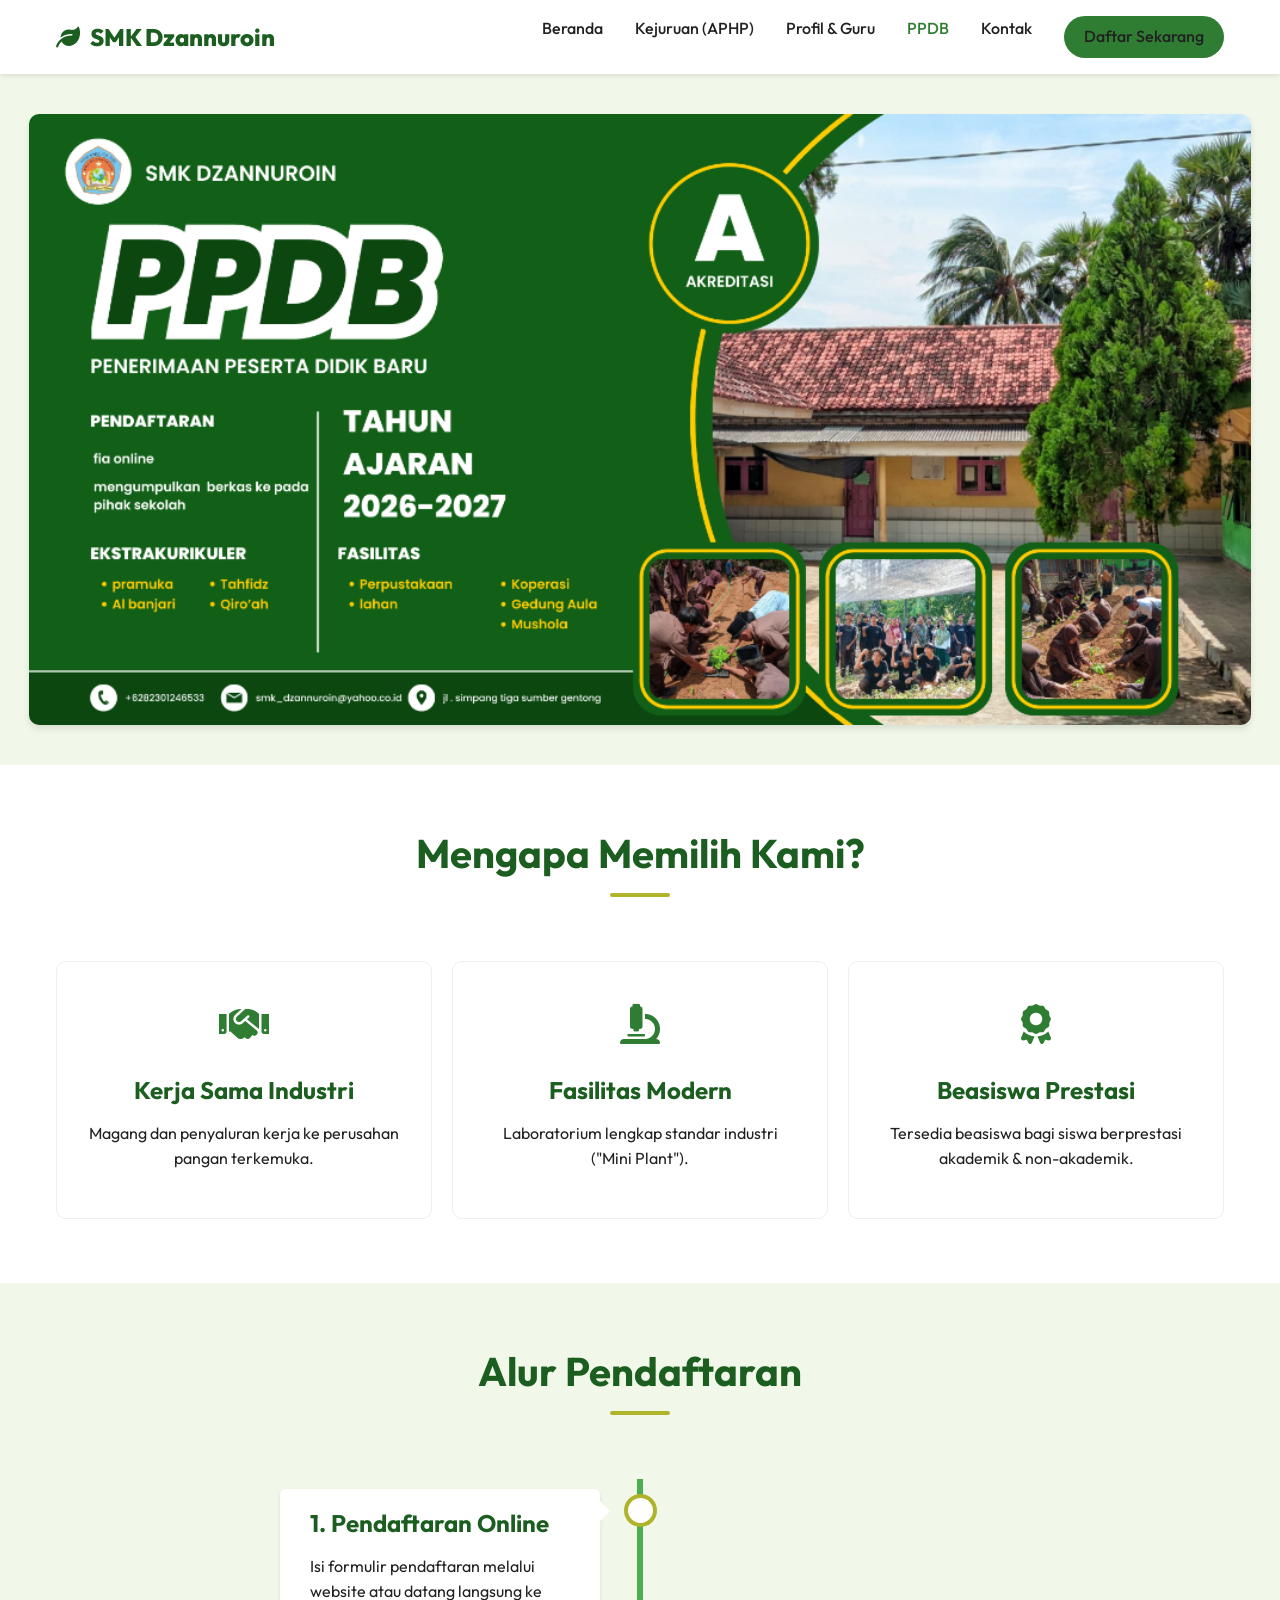
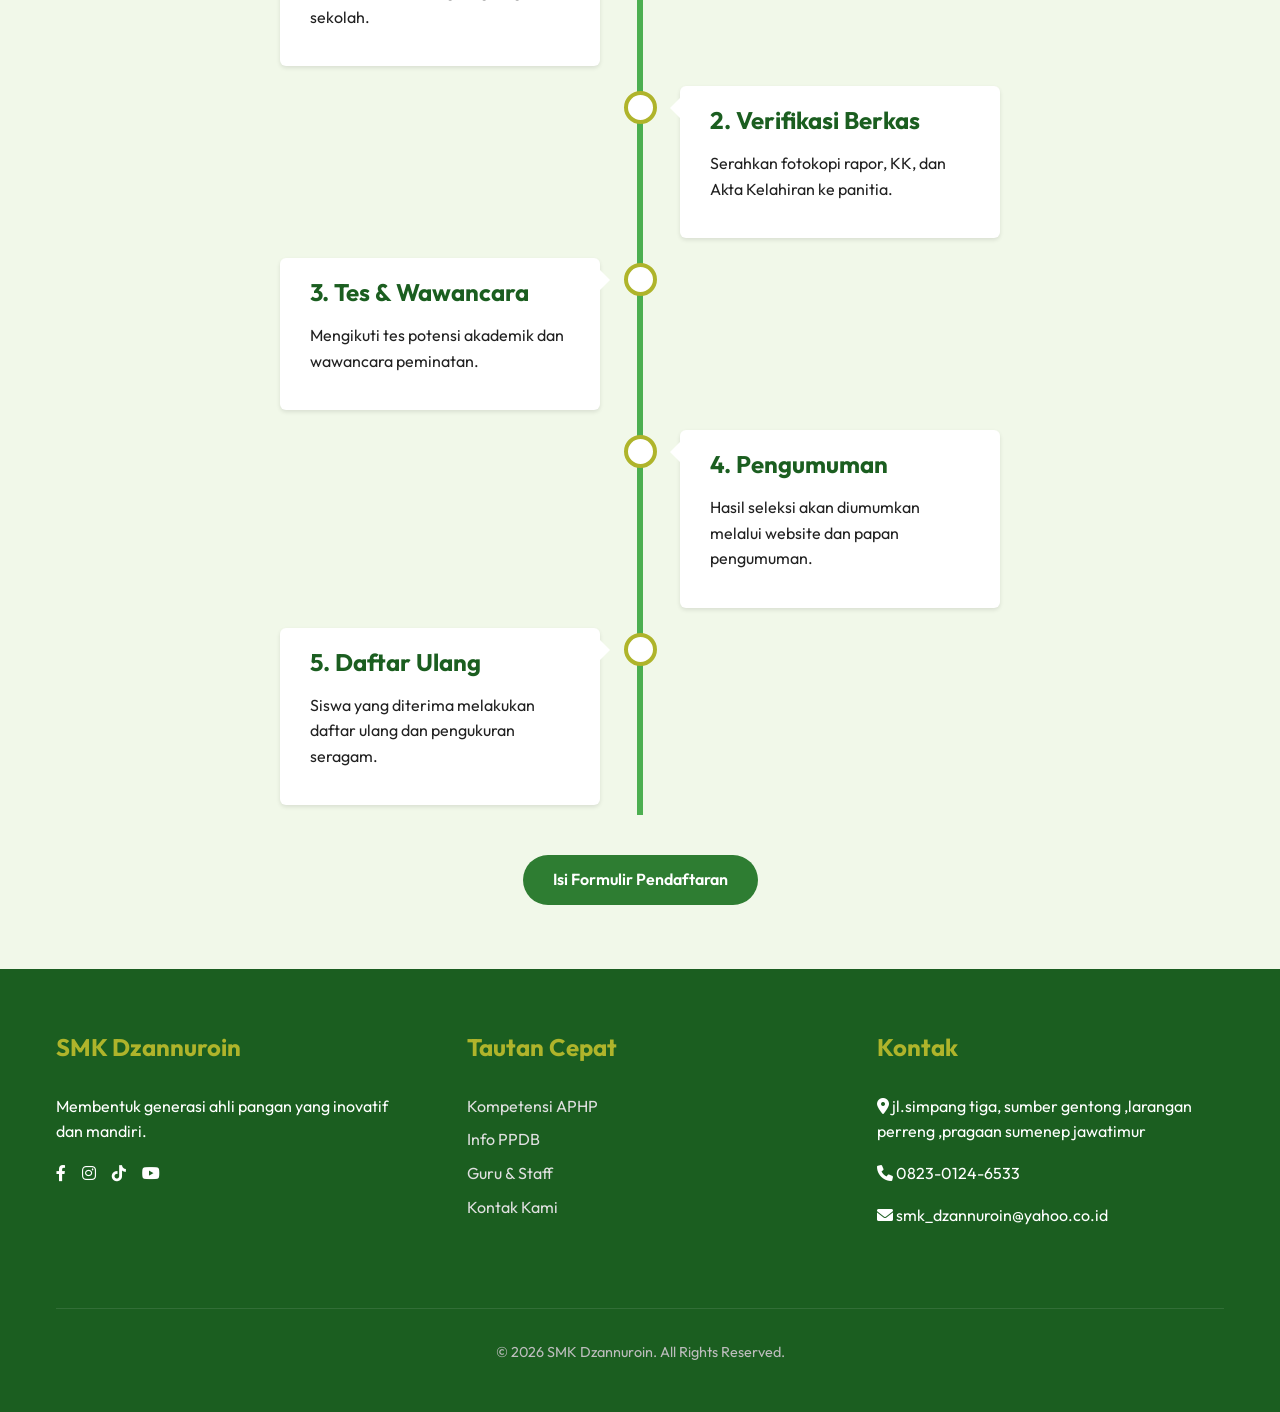
<file: ppdb.html>
<!DOCTYPE html>
<html lang="id">

<head>
  <meta charset="UTF-8" />
  <meta name="viewport" content="width=device-width, initial-scale=1.0" />
  <title>SMK DZANNUROIN</title>
  <link rel="stylesheet" href="css/style.css" />
  <link href="https://fonts.googleapis.com/css2?family=Outfit:wght@300;400;600;700&display=swap" rel="stylesheet" />
  <link rel="stylesheet" href="https://cdnjs.cloudflare.com/ajax/libs/font-awesome/6.0.0/css/all.min.css" />
  <style>
    /* .page-header removed/reset as we use an image tag now */

    /* Timeline Styles */
    .timeline {
      position: relative;
      max-width: 800px;
      margin: 40px auto;
    }

    .timeline::after {
      content: "";
      position: absolute;
      width: 6px;
      background-color: var(--primary-light);
      top: 0;
      bottom: 0;
      left: 50%;
      margin-left: -3px;
    }

    .container-box {
      padding: 10px 40px;
      position: relative;
      background-color: inherit;
      width: 50%;
    }

    .container-box::after {
      content: "";
      position: absolute;
      width: 25px;
      height: 25px;
      right: -17px;
      background-color: var(--white);
      border: 4px solid var(--secondary-color);
      top: 15px;
      border-radius: 50%;
      z-index: 1;
    }

    .left {
      left: 0;
    }

    .right {
      left: 50%;
    }

    .left::before {
      content: " ";
      height: 0;
      position: absolute;
      top: 22px;
      width: 0;
      z-index: 1;
      right: 30px;
      border: medium solid var(--white);
      border-width: 10px 0 10px 10px;
      border-color: transparent transparent transparent var(--white);
    }

    .right::before {
      content: " ";
      height: 0;
      position: absolute;
      top: 22px;
      width: 0;
      z-index: 1;
      left: 30px;
      border: medium solid var(--white);
      border-width: 10px 10px 10px 0;
      border-color: transparent var(--white) transparent transparent;
    }

    .right::after {
      left: -16px;
    }

    .content {
      padding: 20px 30px;
      background-color: var(--white);
      position: relative;
      border-radius: 6px;
      box-shadow: var(--shadow-sm);
    }

    @media screen and (max-width: 600px) {
      .timeline::after {
        left: 31px;
      }

      .container-box {
        width: 100%;
        padding-left: 70px;
        padding-right: 25px;
      }

      .container-box::before {
        left: 60px;
        border: medium solid white;
        border-width: 10px 10px 10px 0;
        border-color: transparent white transparent transparent;
      }

      .left::after,
      .right::after {
        left: 15px;
      }

      .right {
        left: 0%;
      }
    }



    .usp-grid {
      display: grid;
      grid-template-columns: repeat(auto-fit, minmax(250px, 1fr));
      gap: 20px;
      text-align: center;
    }

    .usp-item {
      padding: 30px;
      border: 1px solid #eee;
      border-radius: 10px;
      transition: var(--transition);
    }

    .usp-item:hover {
      background: var(--light-bg);
      border-color: var(--primary-color);
    }

    .usp-icon {
      font-size: 2.5rem;
      color: var(--primary-color);
      margin-bottom: 20px;
    }
  </style>
</head>

<body>
  <!-- Navigation -->
  <nav class="navbar">
    <div class="container nav-container">
      <a href="index.html" class="logo">
        <i class="fas fa-leaf"></i> SMK Dzannuroin
      </a>
      <div class="menu-toggle">
        <i class="fas fa-bars"></i>
      </div>
      <ul class="nav-links">
        <li><a href="index.html">Beranda</a></li>
        <li><a href="akademik.html">Kejuruan (APHP)</a></li>
        <li><a href="organisasi.html">Profil & Guru</a></li>
        <li><a href="ppdb.html" class="active">PPDB</a></li>
        <li><a href="kontak.html">Kontak</a></li>
        <li>
          <a href="ppdb.html" class="btn btn-primary" style="padding: 8px 20px">Daftar Sekarang</a>
        </li>
      </ul>
    </div>
  </nav>

  <script>
    const menuToggle = document.querySelector(".menu-toggle");
    const navLinks = document.querySelector(".nav-links");

    menuToggle.addEventListener("click", () => {
      navLinks.classList.toggle("active");
    });
  </script>

  <!-- Page Header / Hero Image -->
  <header style="padding: 40px 0; background-color: var(--light-bg);">
    <div class="container" style="max-width: 98%;">
      <img src="images/ppdb-banner-2026.png" alt="PPDB Banner"
        style="width: 100%; height: auto; display: block; border-radius: 10px; box-shadow: var(--shadow-md);">
    </div>
  </header>

  <!-- USP Section -->
  <section class="section">
    <div class="container">
      <h2>Mengapa Memilih Kami?</h2>
      <div class="usp-grid">
        <div class="usp-item">
          <div class="usp-icon"><i class="fas fa-handshake"></i></div>
          <h3>Kerja Sama Industri</h3>
          <p>Magang dan penyaluran kerja ke perusahan pangan terkemuka.</p>
        </div>
        <div class="usp-item">
          <div class="usp-icon"><i class="fas fa-microscope"></i></div>
          <h3>Fasilitas Modern</h3>
          <p>Laboratorium lengkap standar industri ("Mini Plant").</p>
        </div>
        <div class="usp-item">
          <div class="usp-icon"><i class="fas fa-award"></i></div>
          <h3>Beasiswa Prestasi</h3>
          <p>
            Tersedia beasiswa bagi siswa berprestasi akademik & non-akademik.
          </p>
        </div>
      </div>
    </div>
  </section>

  <!-- Registration Flow -->
  <section class="section bg-light">
    <div class="container">
      <h2>Alur Pendaftaran</h2>
      <div class="timeline">
        <div class="container-box left">
          <div class="content">
            <h3>1. Pendaftaran Online</h3>
            <p>
              Isi formulir pendaftaran melalui website atau datang langsung ke
              sekolah.
            </p>
          </div>
        </div>
        <div class="container-box right">
          <div class="content">
            <h3>2. Verifikasi Berkas</h3>
            <p>Serahkan fotokopi rapor, KK, dan Akta Kelahiran ke panitia.</p>
          </div>
        </div>
        <div class="container-box left">
          <div class="content">
            <h3>3. Tes & Wawancara</h3>
            <p>Mengikuti tes potensi akademik dan wawancara peminatan.</p>
          </div>
        </div>
        <div class="container-box right">
          <div class="content">
            <h3>4. Pengumuman</h3>
            <p>
              Hasil seleksi akan diumumkan melalui website dan papan
              pengumuman.
            </p>
          </div>
        </div>
        <div class="container-box left">
          <div class="content">
            <h3>5. Daftar Ulang</h3>
            <p>
              Siswa yang diterima melakukan daftar ulang dan pengukuran
              seragam.
            </p>
          </div>
        </div>
      </div>
      <div class="text-center" style="margin-top: 40px">
        <a href="https://forms.gle/mthrzHedGKfX4WRDA" class="btn btn-primary btn-lg">Isi Formulir Pendaftaran</a>
      </div>
    </div>
  </section>



  <!-- Footer -->
  <footer>
    <div class="container">
      <div class="footer-content">
        <div class="footer-section">
          <h3>SMK Dzannuroin</h3>
          <p>Membentuk generasi ahli pangan yang inovatif dan mandiri.</p>
          <div class="social-links">
            <a href="#"><i class="fab fa-facebook-f"></i></a>
            <a href="#"><i class="fab fa-instagram"></i></a>
            <a href="#"><i class="fab fa-tiktok"></i></a>
            <a href="#"><i class="fab fa-youtube"></i></a>
          </div>
        </div>
        <div class="footer-section link-section">
          <h3>Tautan Cepat</h3>
          <div class="footer-links">
            <a href="akademik.html">Kompetensi APHP</a>
            <a href="ppdb.html">Info PPDB</a>
            <a href="organisasi.html">Guru & Staff</a>
            <a href="kontak.html">Kontak Kami</a>
          </div>
        </div>
        <div class="footer-section">
          <h3>Kontak</h3>
          <p>
            <i class="fas fa-map-marker-alt"></i> jl.simpang tiga, sumber gentong ,larangan perreng ,pragaan sumenep
            jawatimur
          </p>
          <p><i class="fas fa-phone"></i> 0823-0124-6533</p>
          <p><i class="fas fa-envelope"></i> smk_dzannuroin@yahoo.co.id</p>
        </div>
      </div>
      <div class="copyright">
        <p>&copy; 2026 SMK Dzannuroin. All Rights Reserved.</p>
      </div>
    </div>
  </footer>
</body>


</html>
</file>
<file: css/style.css>
/* Global Variables & Reset */
:root {
  /* Colors */
  --primary-color: #2e7d32;
  /* Green 800 */
  --primary-light: #4caf50;
  /* Green 500 */
  --primary-dark: #1b5e20;
  /* Green 900 */
  --secondary-color: #afb42b;
  /* Lime 700 - Gold/Yellow nuance */
  --accent-color: #ffc107;
  /* Amber */
  --text-dark: #212121;
  --text-light: #757575;
  --white: #ffffff;
  --light-bg: #f1f8e9;
  /* Light Green 50 */

  /* Spacing */
  --spacing-xs: 0.5rem;
  --spacing-sm: 1rem;
  --spacing-md: 2rem;
  --spacing-lg: 4rem;

  /* Shadows */
  --shadow-sm: 0 2px 4px rgba(0, 0, 0, 0.1);
  --shadow-md: 0 4px 6px rgba(0, 0, 0, 0.1);
  --shadow-lg: 0 10px 15px rgba(0, 0, 0, 0.1);

  /* Transitions */
  --transition: all 0.3s ease;
}

html {
  scroll-behavior: smooth;
}

* {
  margin: 0;
  padding: 0;
  box-sizing: border-box;
}

/* Biar link anchor tidak tertutup navbar sticky */
[id] {
  scroll-margin-top: 100px;
}

body {
  font-family: "Outfit", "Segoe UI", sans-serif;
  color: var(--text-dark);
  line-height: 1.6;
  background-color: var(--white);
}

a {
  text-decoration: none;
  color: inherit;
  transition: var(--transition);
}

ul {
  list-style: none;
}

img {
  max-width: 100%;
  display: block;
}

/* Typography */
h1,
h2,
h3,
h4,
h5,
h6 {
  font-weight: 700;
  line-height: 1.2;
  margin-bottom: var(--spacing-sm);
  color: var(--primary-dark);
}

h1 {
  font-size: 3.5rem;
}

h2 {
  font-size: 2.5rem;
  text-align: center;
  margin-bottom: var(--spacing-lg);
  position: relative;
}

h2::after {
  content: "";
  display: block;
  width: 60px;
  height: 4px;
  background: var(--secondary-color);
  margin: var(--spacing-sm) auto 0;
  border-radius: 2px;
}

h3 {
  font-size: 1.5rem;
}

p {
  margin-bottom: var(--spacing-sm);
}

/* Utilities */
.container {
  max-width: 1200px;
  margin: 0 auto;
  padding: 0 var(--spacing-sm);
}

.section {
  padding: var(--spacing-lg) 0;
}

.bg-light {
  background-color: var(--light-bg);
}

.text-center {
  text-align: center;
}

.btn {
  display: inline-block;
  padding: 12px 30px;
  border-radius: 50px;
  font-weight: 600;
  cursor: pointer;
  border: none;
  transition: var(--transition);
}

.btn-primary {
  background-color: var(--primary-color);
  color: var(--white);
}

.btn-primary:hover {
  background-color: var(--primary-dark);
  transform: translateY(-2px);
  box-shadow: var(--shadow-md);
}

.btn-outline {
  border: 2px solid var(--primary-color);
  color: var(--primary-color);
  background: transparent;
}

.btn-outline:hover {
  background-color: var(--primary-color);
  color: var(--white);
}

/* Navbar */
.navbar {
  background: var(--white);
  box-shadow: var(--shadow-sm);
  position: sticky;
  top: 0;
  z-index: 1000;
  padding: 1rem 0;
}

.nav-container {
  display: flex;
  justify-content: space-between;
  align-items: center;
}

.logo {
  font-size: 1.5rem;
  font-weight: 800;
  color: var(--primary-dark);
  display: flex;
  align-items: center;
  gap: 10px;
}

.nav-links {
  display: flex;
  gap: var(--spacing-md);
}

.nav-links a {
  font-weight: 500;
  color: var(--text-dark);
}

.nav-links a:hover,
.nav-links a.active {
  color: var(--primary-color);
}

/* Footer */
footer {
  background-color: var(--primary-dark);
  color: var(--white);
  padding: var(--spacing-lg) 0 2rem;
}

.footer-content {
  display: grid;
  grid-template-columns: repeat(auto-fit, minmax(250px, 1fr));
  gap: var(--spacing-lg);
  margin-bottom: var(--spacing-lg);
}

.footer-section h3 {
  color: var(--secondary-color);
  margin-bottom: var(--spacing-md);
}

.footer-links a {
  display: block;
  margin-bottom: 0.5rem;
  color: #e0e0e0;
}

.footer-links a:hover {
  color: var(--secondary-color);
  padding-left: 5px;
}

.social-links {
  display: flex;
  gap: 1rem;
  margin-top: 1rem;
}

.copyright {
  text-align: center;
  padding-top: 2rem;
  border-top: 1px solid rgba(255, 255, 255, 0.1);
  font-size: 0.9rem;
  color: #bdbdbd;
}

/* Mobile Responsive */
.menu-toggle {
  display: none;
  font-size: 1.5rem;
  cursor: pointer;
  color: var(--primary-dark);
}

@media (max-width: 768px) {
  h1 {
    font-size: 2.5rem;
  }

  h2 {
    font-size: 2rem;
  }

  .menu-toggle {
    display: block;
    z-index: 1002;
    /* Ensure above menu */
    position: relative;
  }

  .nav-links {
    display: flex;
    position: fixed;
    /* Fixed to viewport */
    top: 0;
    right: 0;
    /* Align to right */
    height: 100vh;
    /* Full height */
    width: 250px;
    /* Fixed width */
    background: rgba(255, 255, 255, 0.85);
    /* Semi-transparent white */
    backdrop-filter: blur(5px);
    /* glass effect blur */
    flex-direction: column;
    justify-content: center;
    /* Center items vertically */
    padding: 40px;
    box-shadow: -2px 0 5px rgba(0, 0, 0, 0.1);
    transform: translateX(100%);
    /* Hide off-screen right */
    transition: transform 0.3s ease-in-out;
    z-index: 1001;
  }

  .nav-links.active {
    transform: translateX(0);
    /* Slide in */
  }
}

/* =========================================
   Page Specific Styles
   ========================================= */

/* --- Home Page (index.html) --- */
.hero {
  background-color: var(--primary-dark);
  background-image:
    linear-gradient(rgba(0, 0, 0, 0.6), rgba(0, 0, 0, 0.6)),
    url("../images/hero-new.jpg");
  background-size: cover;
  background-position: center;
  height: 90vh;
  display: flex;
  align-items: center;
  justify-content: center;
  color: var(--white);
  text-align: center;
}

.hero-content h1 {
  color: var(--white);
  margin-bottom: 20px;
  text-shadow: 2px 2px 4px rgba(0, 0, 0, 0.5);
}

.hero-content p {
  font-size: 1.2rem;
  margin-bottom: 30px;
  max-width: 700px;
  margin-left: auto;
  margin-right: auto;
}

.vision-mission {
  display: flex;
  gap: 40px;
  flex-wrap: wrap;
}

.vm-box {
  flex: 1;
  padding: 40px;
  background: var(--white);
  border-radius: 10px;
  box-shadow: var(--shadow-md);
  border-top: 5px solid var(--primary-color);
}

.vm-icon {
  font-size: 3rem;
  color: var(--secondary-color);
  margin-bottom: 20px;
}

.stats-section {
  background-color: var(--primary-color);
  color: var(--white);
  padding: 60px 0;
}

.stats-grid {
  display: grid;
  grid-template-columns: repeat(auto-fit, minmax(200px, 1fr));
  gap: 30px;
  text-align: center;
}

.stat-item h3 {
  font-size: 3rem;
  color: var(--secondary-color);
  margin-bottom: 10px;
}

.stat-item p {
  font-size: 1.1rem;
  font-weight: 600;
}

/* --- Contact Page (kontak.html) --- */
.page-header {
  background-color: var(--primary-dark);
  background-image: linear-gradient(rgba(0, 0, 0, 0.7), rgba(0, 0, 0, 0.7)),
    url("../images/hero-new.jpg");
  background-size: cover;
  background-position: center;
  color: var(--white);
  padding: 80px 0;
  text-align: center;
}

.contact-grid {
  display: grid;
  grid-template-columns: 1fr 1fr;
  gap: 40px;
  margin-top: 40px;
}

.contact-info-card {
  background: var(--light-bg);
  padding: 30px;
  border-radius: 10px;
  height: 100%;
}

.contact-item {
  display: flex;
  margin-bottom: 25px;
}

.contact-icon {
  width: 50px;
  height: 50px;
  background: var(--primary-color);
  color: var(--white);
  border-radius: 50%;
  display: flex;
  align-items: center;
  justify-content: center;
  margin-right: 20px;
  font-size: 1.2rem;
  flex-shrink: 0;
}

.contact-text h4 {
  margin-bottom: 5px;
  color: var(--primary-dark);
}

.contact-form-card {
  background: var(--white);
  padding: 30px;
  border-radius: 10px;
  box-shadow: var(--shadow-md);
}

.form-group {
  margin-bottom: 20px;
}

.form-label {
  display: block;
  margin-bottom: 8px;
  font-weight: 600;
}

.form-control {
  width: 100%;
  padding: 12px;
  border: 1px solid #ddd;
  border-radius: 5px;
  font-family: inherit;
}

.form-control:focus {
  outline: none;
  border-color: var(--primary-color);
}

textarea.form-control {
  resize: vertical;
  min-height: 120px;
}

.map-section {
  height: 400px;
  width: 100%;
  margin-top: 60px;
  border-radius: 10px;
  overflow: hidden;
  box-shadow: var(--shadow-sm);
}

@media (max-width: 768px) {
  .contact-grid {
    grid-template-columns: 1fr;
  }
}

/* --- Academic Page (akademik.html) --- */
/* Note: .page-header is reused but has different background in akademik.html */
.page-header-akademik {
  background-image:
    linear-gradient(rgba(0, 0, 0, 0.7), rgba(0, 0, 0, 0.7)),
    url("../images/hero-new.jpg");
  background-size: 120%;
  background-position: center top;
}

.content-grid {
  display: grid;
  grid-template-columns: 1fr 3fr;
  gap: 40px;
  margin-top: 40px;
}

.sidebar {
  background: var(--light-bg);
  padding: 20px;
  border-radius: 8px;
  height: fit-content;
}

.sidebar ul li {
  margin-bottom: 10px;
  border-bottom: 1px solid #ddd;
  padding-bottom: 10px;
}

.sidebar ul li a {
  font-weight: 600;
  display: block;
}

.sidebar ul li:last-child {
  border-bottom: none;
}

.gallery-grid {
  display: grid;
  grid-template-columns: repeat(auto-fit, minmax(250px, 1fr));
  gap: 20px;
}

.gallery-item {
  border-radius: 10px;
  overflow: hidden;
  box-shadow: var(--shadow-sm);
  transition: var(--transition);
  background: var(--white);
}

.gallery-item:hover {
  transform: translateY(-5px);
  box-shadow: var(--shadow-lg);
}

.gallery-item img {
  width: 100%;
  height: 200px;
  object-fit: cover;
}

.gallery-info {
  padding: 15px;
}

.gallery-info h4 {
  color: var(--primary-dark);
  margin-bottom: 5px;
}

.facility-card {
  display: flex;
  gap: 20px;
  background: var(--white);
  margin-bottom: 20px;
  border-radius: 10px;
  overflow: hidden;
  box-shadow: var(--shadow-sm);
}

.facility-img {
  flex: 1;
  min-width: 300px;
}

.facility-img img {
  width: 100%;
  height: 100%;
  object-fit: cover;
}

.facility-text {
  flex: 2;
  padding: 30px;
  display: flex;
  flex-direction: column;
  justify-content: center;
}

@media (max-width: 768px) {
  .content-grid {
    grid-template-columns: 1fr;
  }

  .facility-card {
    flex-direction: column;
  }

  .facility-img {
    min-width: 100%;
    height: 200px;
  }
}

/* --- Organization Page (organisasi.html) --- */
/* Org Chart Styles */
.org-chart-wrapper {
  overflow-x: auto;
  padding: 40px 0;
  text-align: center;
}

.org-tree {
  display: inline-block;
}

.org-tree ul {
  padding-top: 20px;
  position: relative;
  transition: all 0.5s;
}

.org-tree li {
  float: left;
  text-align: center;
  list-style-type: none;
  position: relative;
  padding: 20px 5px 0 5px;
  transition: all 0.5s;
}

/* Connectors */
.org-tree li::before,
.org-tree li::after {
  content: "";
  position: absolute;
  top: 0;
  right: 50%;
  border-top: 2px solid #ccc;
  width: 50%;
  height: 20px;
}

.org-tree li::after {
  right: auto;
  left: 50%;
  border-left: 2px solid #ccc;
}

.org-tree li:only-child::after,
.org-tree li:only-child::before {
  display: none;
}

.org-tree li:only-child {
  padding-top: 0;
}

.org-tree li:first-child::before,
.org-tree li:last-child::after {
  border: 0 none;
}

.org-tree li:last-child::before {
  border-right: 2px solid #ccc;
  border-radius: 0 5px 0 0;
}

.org-tree li:first-child::after {
  border-radius: 5px 0 0 0;
}

.org-tree ul ul::before {
  content: "";
  position: absolute;
  top: 0;
  left: 50%;
  border-left: 2px solid #ccc;
  width: 0;
  height: 20px;
}

.org-node {
  display: inline-block;
  border: 2px solid var(--primary-color);
  padding: 10px 15px;
  text-decoration: none;
  color: #666;
  font-family: arial, verdana, tahoma;
  font-size: 14px;
  border-radius: 5px;
  background: var(--white);
  transition: all 0.5s;
  min-width: 150px;
}

.org-node img {
  width: 60px;
  height: 60px;
  border-radius: 50%;
  margin-bottom: 5px;
  object-fit: cover;
  border: 2px solid var(--secondary-color);
}

.org-node strong {
  display: block;
  color: var(--primary-dark);
  font-size: 1.1rem;
}

.org-node span {
  font-size: 0.9rem;
  color: #777;
}

.org-tree li a:hover,
.org-tree li a:hover+ul li a {
  background: #c8e4f8;
  color: #000;
  border: 2px solid #94a0b4;
}

.staff-grid {
  display: grid;
  grid-template-columns: repeat(auto-fill, minmax(180px, 1fr));
  gap: 20px;
  margin-top: 40px;
}

.staff-card {
  background: var(--white);
  border-radius: 10px;
  overflow: hidden;
  box-shadow: var(--shadow-sm);
  text-align: center;
  transition: var(--transition);
}

.staff-card:hover {
  transform: translateY(-5px);
  box-shadow: var(--shadow-md);
}

.staff-img {
  width: 100%;
  height: 200px;
  object-fit: cover;
  background-color: var(--light-bg);
}

.staff-info {
  padding: 15px;
}

.staff-info h4 {
  color: var(--primary-dark);
  margin-bottom: 5px;
  font-size: 1.1rem;
}

.staff-info p {
  color: var(--text-light);
  font-size: 0.9rem;
  margin: 0;
}

/* --- PPDB Page (ppdb.html) --- */
/* Timeline Styles */
.timeline {
  position: relative;
  max-width: 800px;
  margin: 40px auto;
}

.timeline::after {
  content: "";
  position: absolute;
  width: 6px;
  background-color: var(--primary-light);
  top: 0;
  bottom: 0;
  left: 50%;
  margin-left: -3px;
}

.container-box {
  padding: 10px 40px;
  position: relative;
  background-color: inherit;
  width: 50%;
}

.container-box::after {
  content: "";
  position: absolute;
  width: 25px;
  height: 25px;
  right: -17px;
  background-color: var(--white);
  border: 4px solid var(--secondary-color);
  top: 15px;
  border-radius: 50%;
  z-index: 1;
}

.left {
  left: 0;
}

.right {
  left: 50%;
}

.left::before {
  content: " ";
  height: 0;
  position: absolute;
  top: 22px;
  width: 0;
  z-index: 1;
  right: 30px;
  border: medium solid var(--white);
  border-width: 10px 0 10px 10px;
  border-color: transparent transparent transparent var(--white);
}

.right::before {
  content: " ";
  height: 0;
  position: absolute;
  top: 22px;
  width: 0;
  z-index: 1;
  left: 30px;
  border: medium solid var(--white);
  border-width: 10px 10px 10px 0;
  border-color: transparent var(--white) transparent transparent;
}

.right::after {
  left: -16px;
}

.content {
  padding: 20px 30px;
  background-color: var(--white);
  position: relative;
  border-radius: 6px;
  box-shadow: var(--shadow-sm);
}

@media screen and (max-width: 600px) {
  .timeline::after {
    left: 31px;
  }

  .container-box {
    width: 100%;
    padding-left: 70px;
    padding-right: 25px;
  }

  .container-box::before {
    left: 60px;
    border: medium solid white;
    border-width: 10px 10px 10px 0;
    border-color: transparent white transparent transparent;
  }

  .left::after,
  .right::after {
    left: 15px;
  }

  .right {
    left: 0%;
  }
}

/* Testimonials */
.testimonial-grid {
  display: grid;
  grid-template-columns: repeat(auto-fit, minmax(300px, 1fr));
  gap: 30px;
}

.testimonial-card {
  background: var(--light-bg);
  padding: 30px;
  border-radius: 10px;
  position: relative;
}

.quote-icon {
  font-size: 2rem;
  color: var(--primary-light);
  opacity: 0.3;
  position: absolute;
  top: 20px;
  left: 20px;
}

.user-info {
  display: flex;
  align-items: center;
  margin-top: 20px;
}

.user-info img {
  width: 50px;
  height: 50px;
  border-radius: 50%;
  margin-right: 15px;
  object-fit: cover;
}

.usp-grid {
  display: grid;
  grid-template-columns: repeat(auto-fit, minmax(250px, 1fr));
  gap: 20px;
  text-align: center;
}

.usp-item {
  padding: 30px;
  border: 1px solid #eee;
  border-radius: 10px;
  transition: var(--transition);
}

.usp-item:hover {
  background: var(--light-bg);
  border-color: var(--primary-color);
}

.usp-icon {
  font-size: 2.5rem;
  color: var(--primary-color);
  margin-bottom: 20px;
}

.org-chart-wrapper {
  overflow-x: auto;
  padding: 20px 0;
}

.org-tree ul {
  padding-top: 20px;
  position: relative;
  display: flex;
  justify-content: center;
}

.org-tree li {
  list-style-type: none;
  text-align: center;
  position: relative;
  padding: 20px 10px 0 10px;
}

/* Garis vertikal */
.org-tree li::before,
.org-tree li::after {
  content: "";
  position: absolute;
  top: 0;
  right: 50%;
  border-top: 2px solid #ccc;
  width: 50%;
  height: 20px;
}

.org-tree li::after {
  right: auto;
  left: 50%;
  border-left: 2px solid #ccc;
}

/* Hilangkan garis jika hanya satu anak */
.org-tree li:only-child::before,
.org-tree li:only-child::after {
  display: none;
}

/* Anak pertama & terakhir */
.org-tree li:first-child::before {
  border: none;
}

.org-tree li:last-child::after {
  border: none;
}

/* Garis ke bawah */
.org-tree ul ul::before {
  content: "";
  position: absolute;
  top: 0;
  left: 50%;
  border-left: 2px solid #ccc;
  width: 0;
  height: 20px;
}

/* Node box */
.org-node {
  display: inline-block;
  padding: 12px 16px;
  border: 2px solid #4a90e2;
  border-radius: 10px;
  background: #fff;
  min-width: 200px;
  font-size: 14px;
}

/* Gambar */
.org-node img {
  width: 60px;
  height: 60px;
  border-radius: 50%;
  margin-bottom: 8px;
}

/* Jabatan */
.org-node span {
  display: block;
  font-size: 12px;
  color: #555;
  margin-top: 4px;
}
</file>
